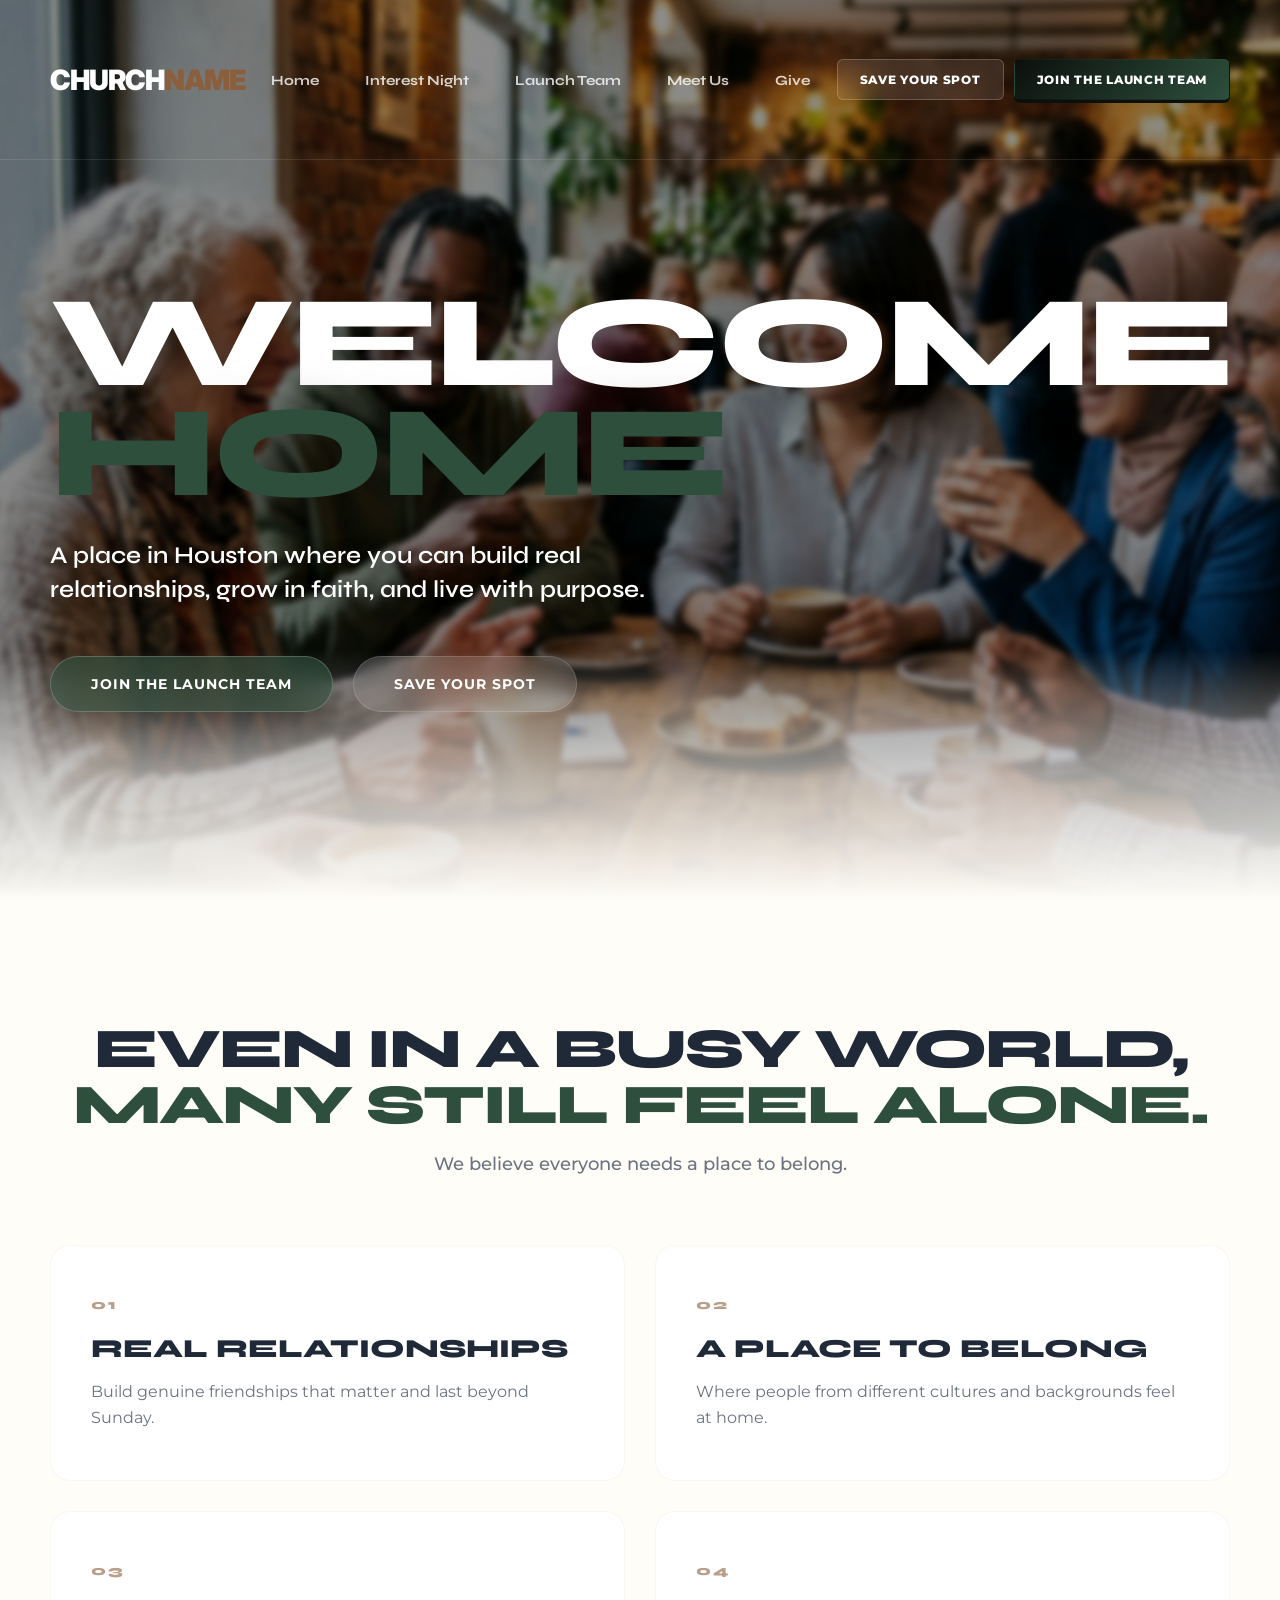
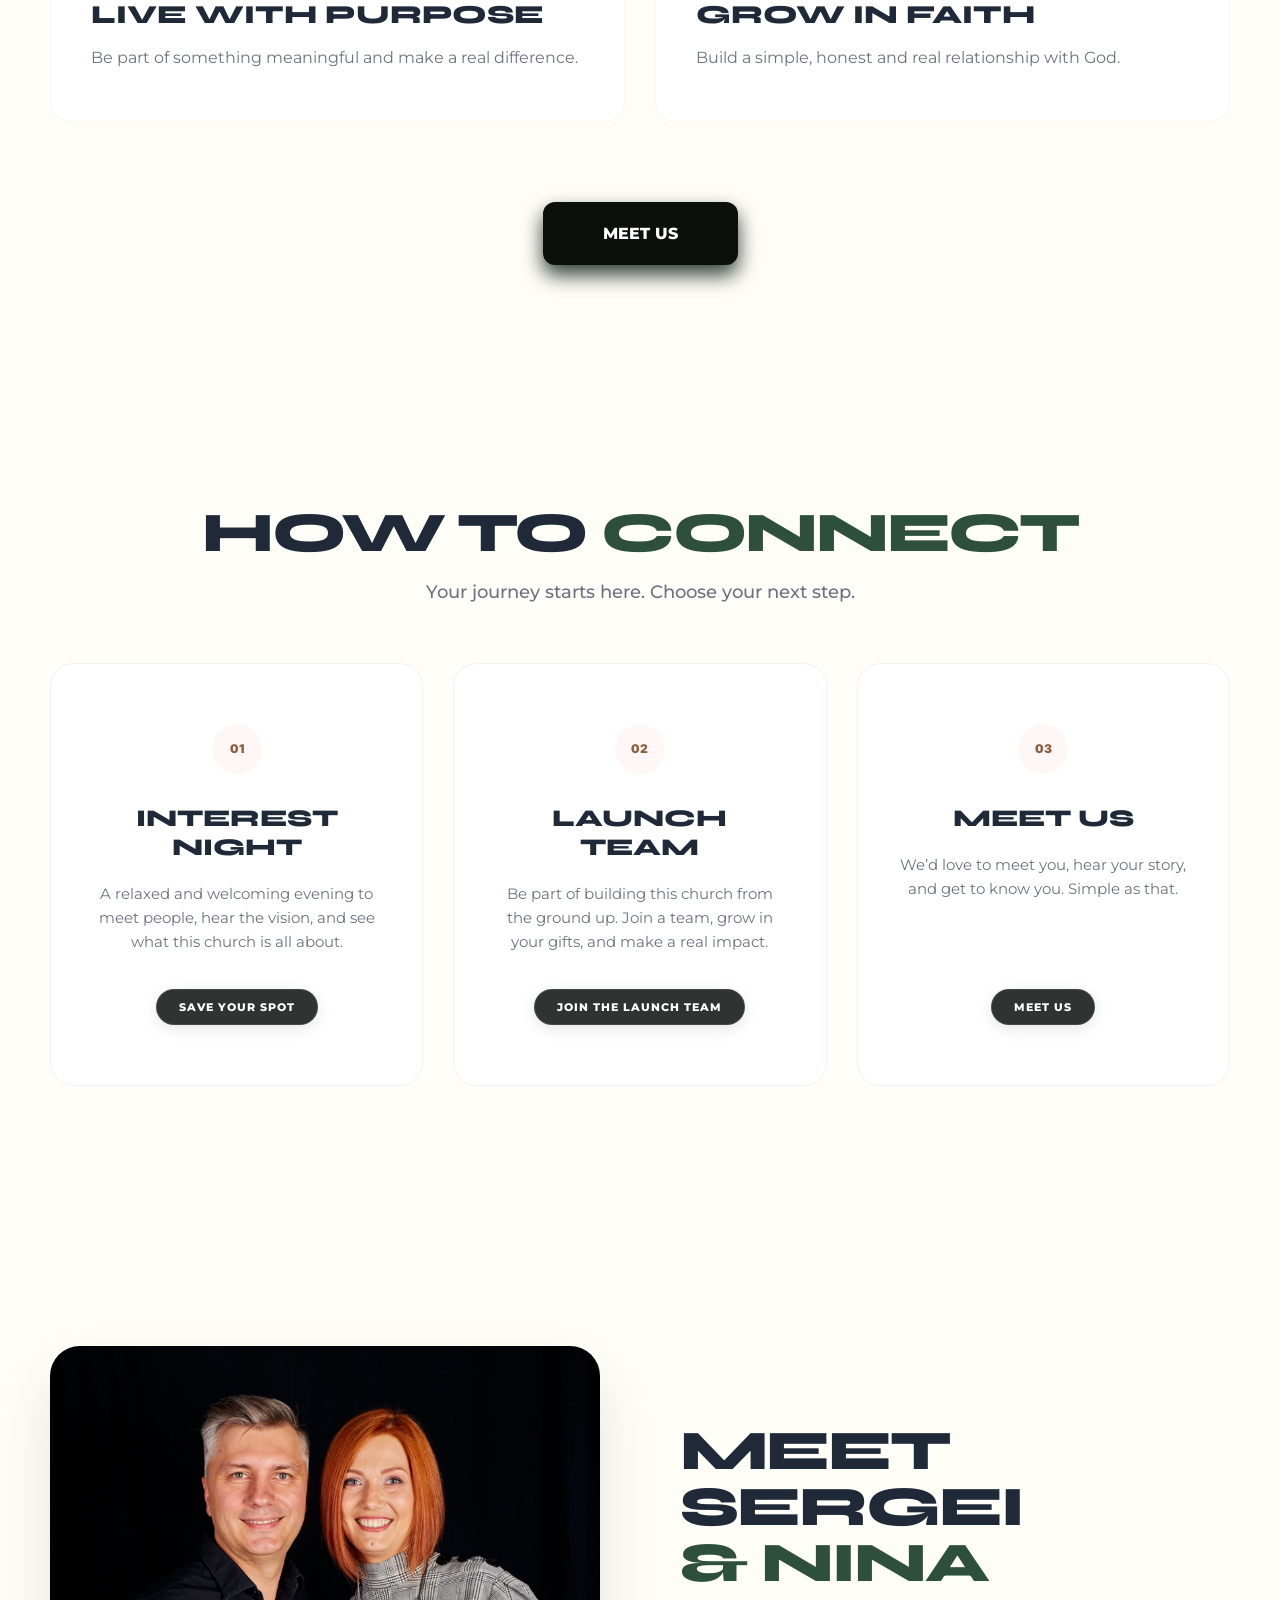
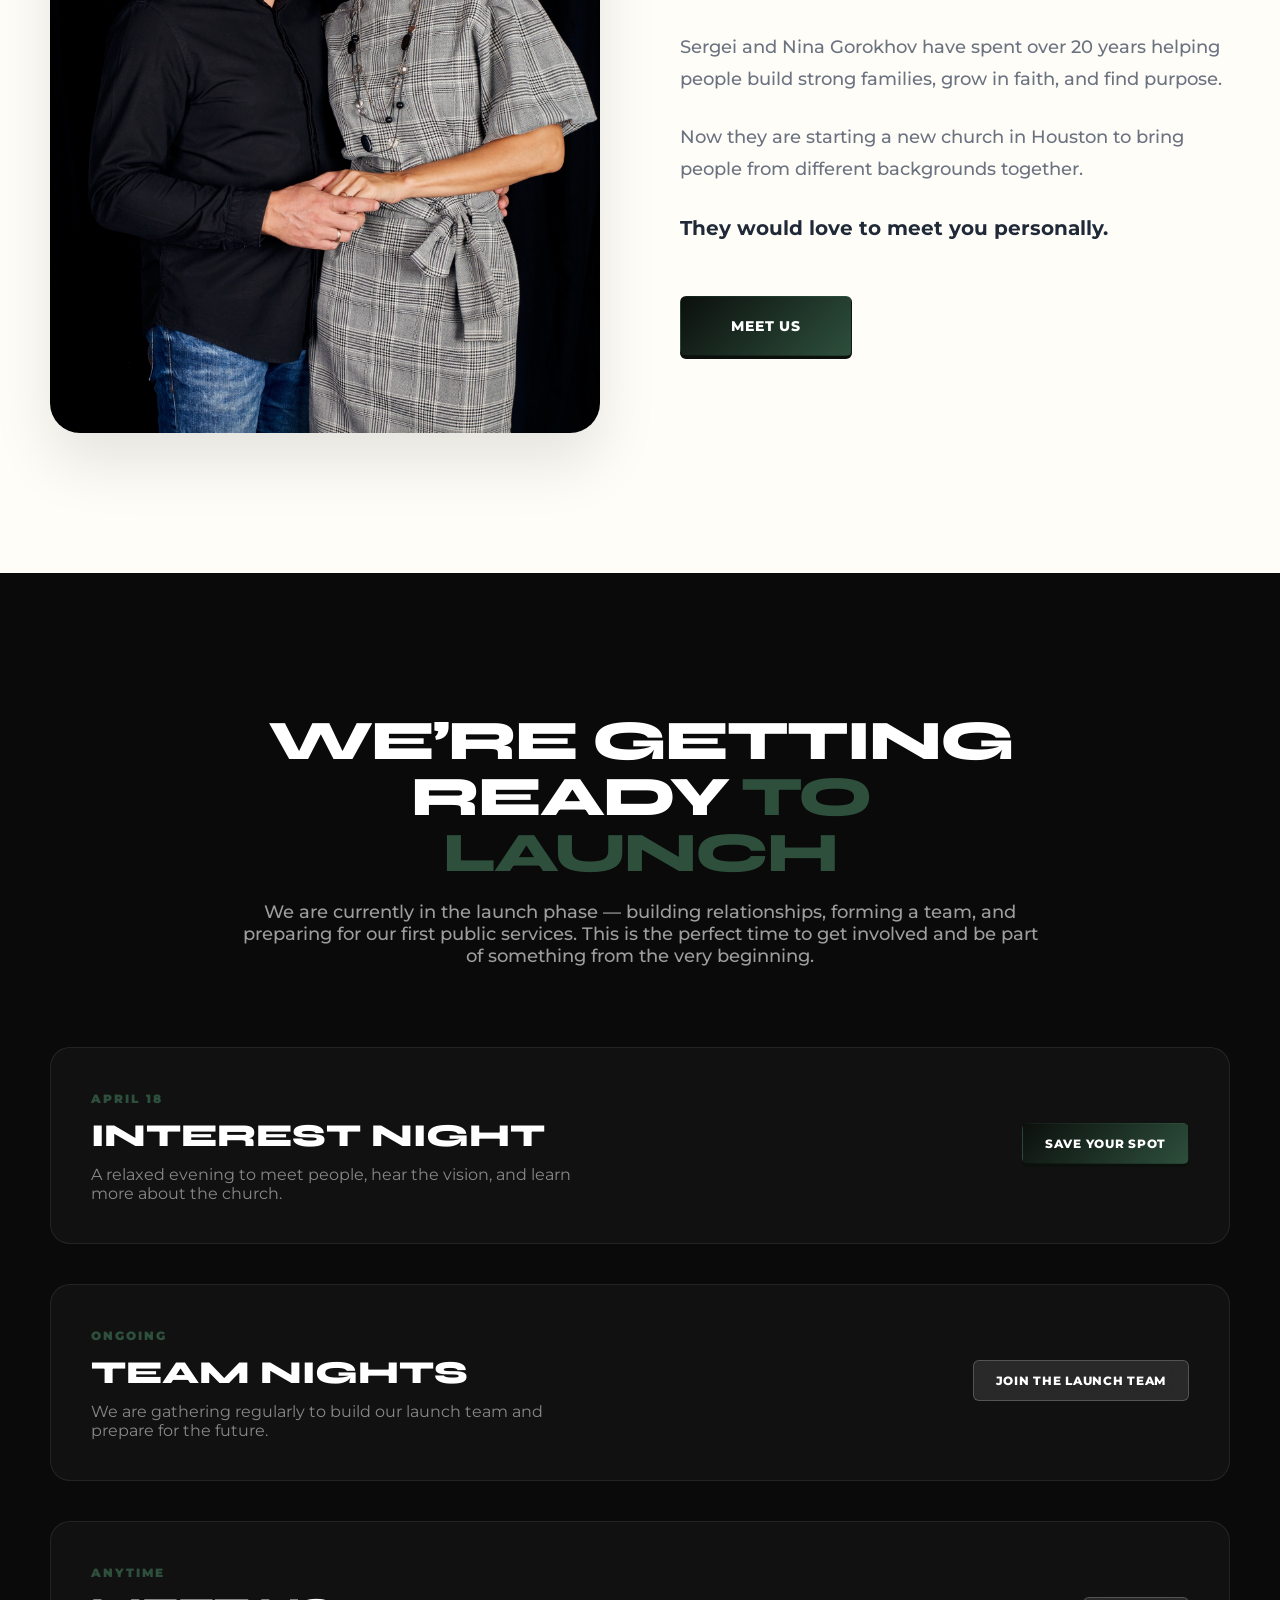
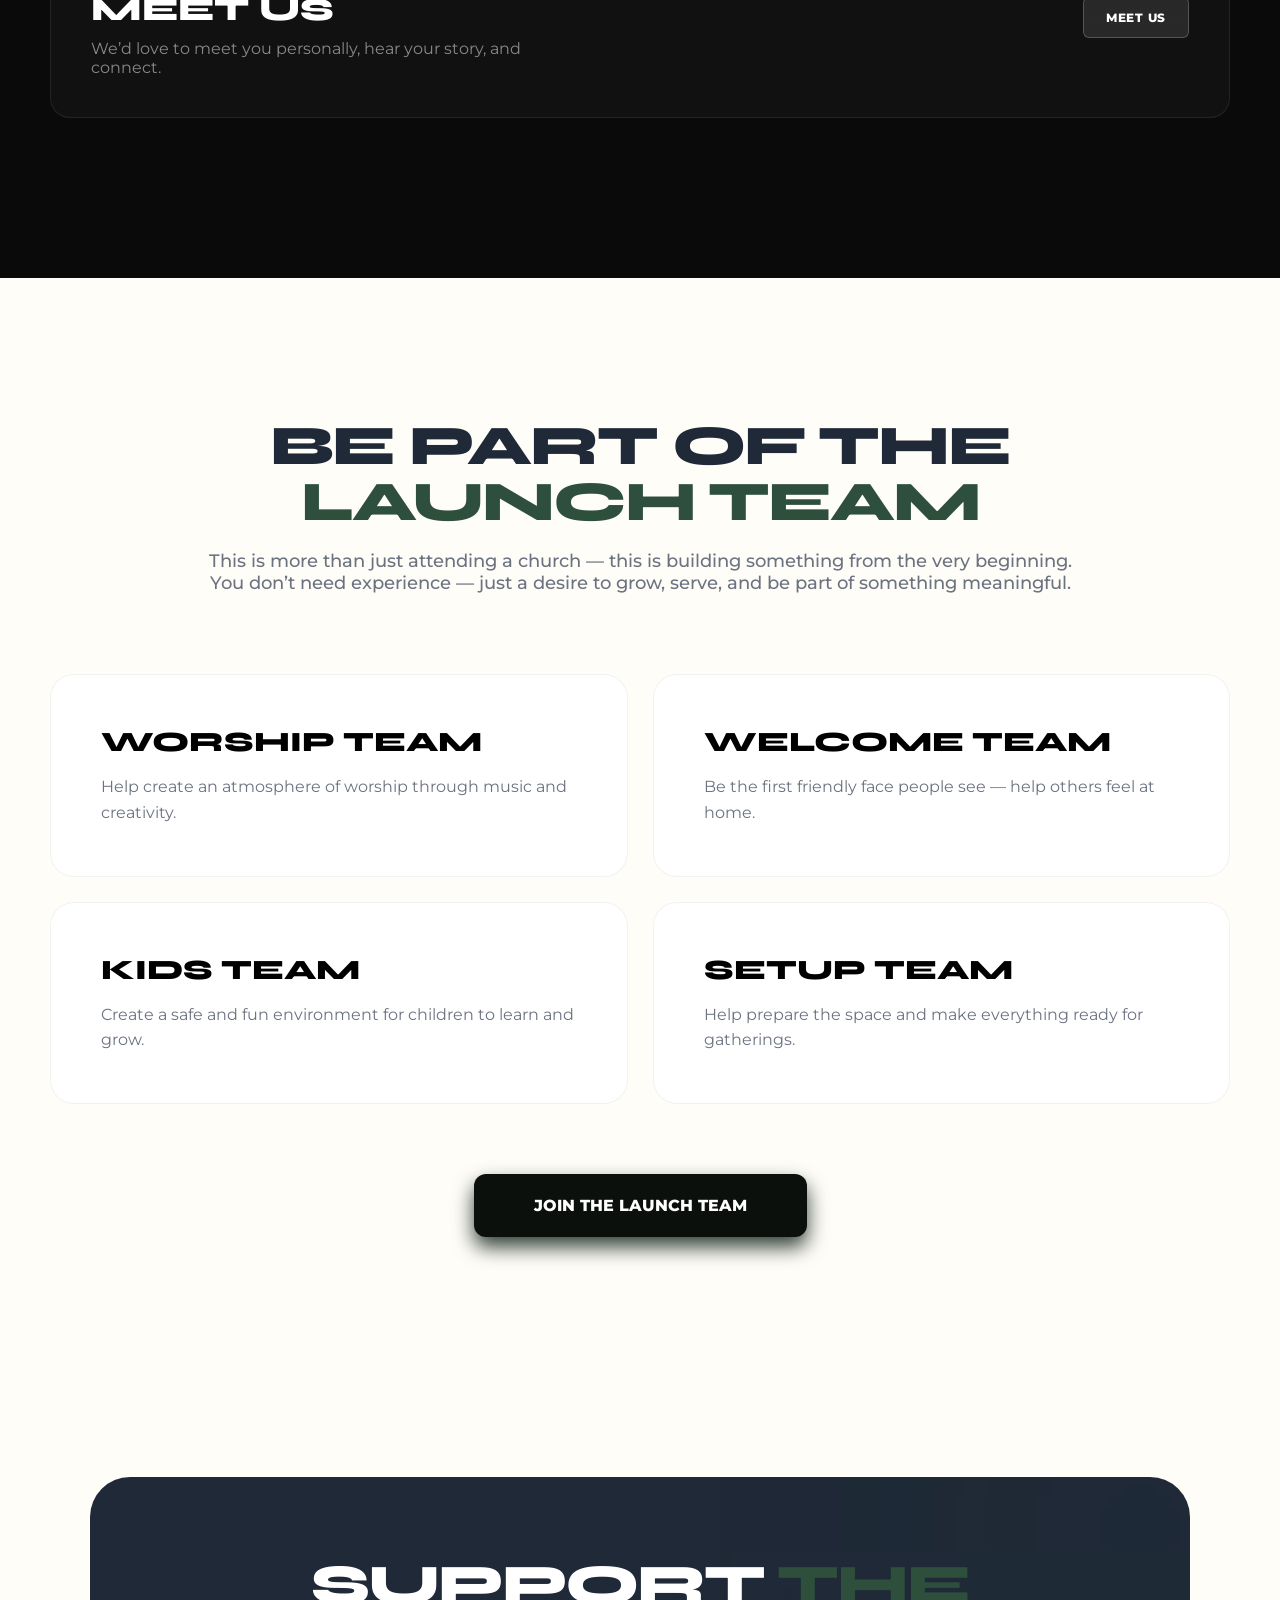
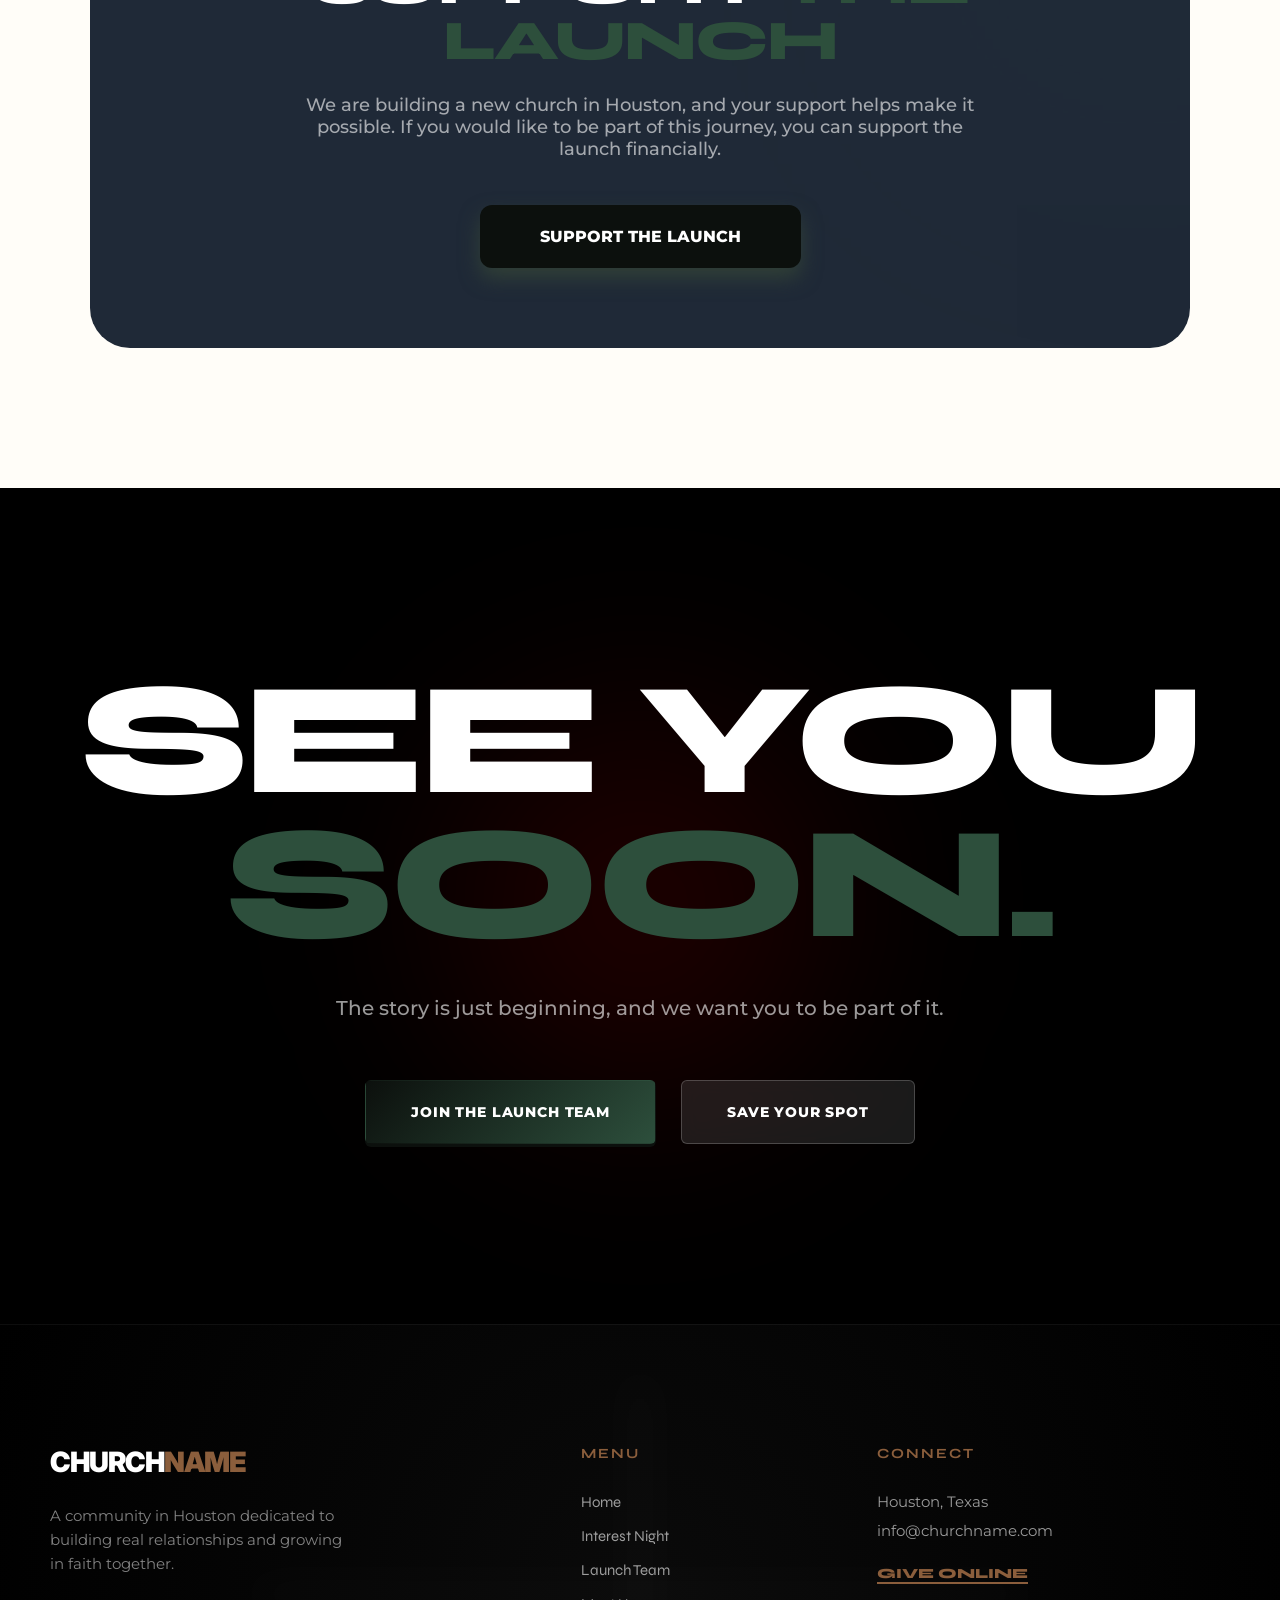
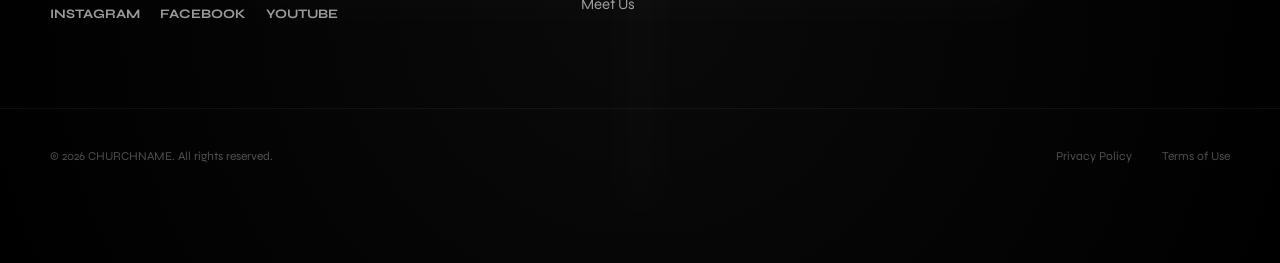
<file: index.html>
<!DOCTYPE html>
<html lang="en">
<head>
  <meta charset="UTF-8">
  <meta name="viewport" content="width=device-width, initial-scale=1.0">
  <link href="https://fonts.googleapis.com/css2?family=Inter:wght@900&family=Syne:wght@700;800&family=Montserrat:wght@800;900&display=swap" rel="stylesheet">
  <link rel="stylesheet" href="styles/styles.css">
  <title>Church Project</title>
</head>
<body>

<header class="header">
  <div class="container">
    <a href="#" class="logo">CHURCH<span class="logo-accent">NAME</span></a>

    <nav class="nav">
      <ul class="nav-list">
        <li><a href="#" class="nav-link">Home</a></li>
        <li><a href="interest-night.html" class="nav-link">Interest Night</a></li>
        <li><a href="launch-team.html" class="nav-link">Launch Team</a></li>
        <li><a href="meet-us.html" class="nav-link">Meet Us</a></li>
        <li><a href="give.html" class="nav-link">Give</a></li>
      </ul>
    </nav>


    <div class="menu-btn">
      <span></span>
      <span></span>
      <span></span>
    </div>

    <div class="header-actions">
      <a href="interest-night.html" class="btn btn-secondary shine-effect">Save Your Spot</a>
      <a href="launch-team.html" class="btn btn-primary shine-effect">Join the Launch Team</a>
    </div>
  </div>
</header>

<section class="hero">
  <div class="hero-bg">
    <img src="imgs/Gemini_Generated_Image_m9bz9rm9bz9rm9bz.png" alt="Church Community">
  </div>

  <div class="container hero-container">
    <div class="hero-content">
      <h1 class="hero-headline">Welcome <span>Home</span></h1>
      <p class="hero-subheadline">
        A place in Houston where you can build real relationships,
        grow in faith, and live with purpose.
      </p>

      <div class="hero-actions">
        <a href="launch-team.html" class="btn btn-primary shine-effect">Join the Launch Team</a>
        <a href="interest-night.html" class="btn btn-secondary shine-effect">Save Your Spot</a>
      </div>
    </div>
  </div>
</section>

<section class="belonging">
  <div class="container">

    <div class="belonging-intro">
      <h2 class="section-title">
        Even in a busy world, <br>
        <span>many still feel alone.</span>
      </h2>
      <p class="section-subtitle">We believe everyone needs a place to belong.</p>
    </div>

    <div class="belonging-grid">
      <div class="belonging-card">
        <span class="card-number">01</span>
        <h3 class="card-title">Real Relationships</h3>
        <p class="card-text">Build genuine friendships that matter and last beyond Sunday.</p>
        <div class="glow"></div>
      </div>

      <div class="belonging-card">
        <span class="card-number">02</span>
        <h3 class="card-title">A Place to Belong</h3>
        <p class="card-text">Where people from different cultures and backgrounds feel at home.</p>
        <div class="glow"></div>
      </div>

      <div class="belonging-card">
        <span class="card-number">03</span>
        <h3 class="card-title">Live with Purpose</h3>
        <p class="card-text">Be part of something meaningful and make a real difference.</p>
        <div class="glow"></div>
      </div>

      <div class="belonging-card">
        <span class="card-number">04</span>
        <h3 class="card-title">Grow in Faith</h3>
        <p class="card-text">Build a simple, honest and real relationship with God.</p>
        <div class="glow"></div>
      </div>
    </div>

    <div class="belonging-actions">
      <a href="meet-us.html" class="btn-final">Meet Us</a>
    </div>

  </div>
</section>

<section class="connect">
  <div class="container">

    <div class="connect-header">
      <h2 class="section-title">How to <span>Connect</span></h2>
      <p class="section-subtitle">Your journey starts here. Choose your next step.</p>
    </div>

    <div class="connect-grid">
      <div class="connect-card mouse-follow">
        <div class="card-icon">01</div>
        <h3 class="card-title">Interest Night</h3>
        <p class="card-text">A relaxed and welcoming evening to meet people, hear the vision, and see what this church is all about.</p>
        <a href="interest-night.html" class="connect-link">Save Your Spot</a>
        <div class="glow"></div>
      </div>

      <div class="connect-card mouse-follow">
        <div class="card-icon">02</div>
        <h3 class="card-title">Launch Team</h3>
        <p class="card-text">Be part of building this church from the ground up. Join a team, grow in your gifts, and make a real impact.</p>
        <a href="launch-team.html" class="connect-link">Join the Launch Team</a>
        <div class="glow"></div>
      </div>

      <div class="connect-card mouse-follow">
        <div class="card-icon">03</div>
        <h3 class="card-title">Meet Us</h3>
        <p class="card-text">We’d love to meet you, hear your story, and get to know you. Simple as that.</p>
        <a href="meet-us.html" class="connect-link">Meet Us</a>
        <div class="glow"></div>
      </div>
    </div>

  </div>
</section>

<section class="founders">
  <div class="container stack-row">

    <div class="founders-image">
      <div class="image-wrapper">
        <img src="imgs/UkGqHmO6ECFnUOw9hvpuGNjj05MsWKMGu8eOQKmPkgVOdvjZWQq3nxaERjEoBV52k__RDLZJ.jpg" alt="Sergei and Nina">
        <div class="image-overlay"></div>
      </div>
    </div>

    <div class="founders-content">
      <h2 class="section-title">Meet Sergei <br> <span>& Nina</span></h2>

      <div class="founders-text">
        <p>Sergei and Nina Gorokhov have spent over 20 years helping people build strong families, grow in faith, and find purpose.</p>
        <p>Now they are starting a new church in Houston to bring people from different backgrounds together.</p>
        <p class="highlight">They would love to meet you personally.</p>
      </div>

      <div class="founders-actions">
        <a href="meet-us.html" class="btn btn-primary shine-effect">Meet Us</a>
      </div>
    </div>

  </div>
</section>

<section class="current-phase">
  <div class="container stack">

    <div class="phase-intro">
      <h2 class="section-title">We’re Getting Ready <span>to Launch</span></h2>
      <p class="section-subtitle">
        We are currently in the launch phase — building relationships, forming a team, and preparing for our first public services.
        This is the perfect time to get involved and be part of something from the very beginning.
      </p>
    </div>

    <div class="activities-list">

      <div class="activity-item mouse-follow">
        <div class="activity-info">
          <span class="activity-date">April 18</span>
          <h3 class="activity-name">Interest Night</h3>
          <p class="activity-desc">A relaxed evening to meet people, hear the vision, and learn more about the church.</p>
        </div>
        <div class="activity-cta">
          <a href="interest-night.html" class="btn btn-primary">Save Your Spot</a>
        </div>
      </div>

      <div class="activity-item mouse-follow">
        <div class="activity-info">
          <span class="activity-date">Ongoing</span>
          <h3 class="activity-name">Team Nights</h3>
          <p class="activity-desc">We are gathering regularly to build our launch team and prepare for the future.</p>
        </div>
        <div class="activity-cta">
          <a href="launch-team.html" class="btn btn-secondary">Join the Launch Team</a>
        </div>
      </div>

      <div class="activity-item mouse-follow">
        <div class="activity-info">
          <span class="activity-date">Anytime</span>
          <h3 class="activity-name">Meet Us</h3>
          <p class="activity-desc">We’d love to meet you personally, hear your story, and connect.</p>
        </div>
        <div class="activity-cta">
          <a href="meet-us.html" class="btn btn-secondary">Meet Us</a>
        </div>
      </div>

    </div>
  </div>
</section>

<section class="launch-team">
  <div class="container stack">

    <div class="launch-intro">
      <h2 class="section-title">Be Part of the <span>Launch Team</span></h2>
      <p class="section-subtitle">
        This is more than just attending a church — this is building something from the very beginning.
        You don’t need experience — just a desire to grow, serve, and be part of something meaningful.
      </p>
    </div>

    <div class="teams-grid">

      <div class="team-card mouse-follow">
        <h3 class="team-name">Worship Team</h3>
        <p class="team-desc">Help create an atmosphere of worship through music and creativity.</p>
      </div>

      <div class="team-card mouse-follow">
        <h3 class="team-name">Welcome Team</h3>
        <p class="team-desc">Be the first friendly face people see — help others feel at home.</p>
      </div>

      <div class="team-card mouse-follow">
        <h3 class="team-name">Kids Team</h3>
        <p class="team-desc">Create a safe and fun environment for children to learn and grow.</p>
      </div>

      <div class="team-card mouse-follow">
        <h3 class="team-name">Setup Team</h3>
        <p class="team-desc">Help prepare the space and make everything ready for gatherings.</p>
      </div>

    </div>

    <div class="launch-actions">
      <a href="launch-team.html" class="btn-final shine-effect">Join the Launch Team</a>
    </div>

  </div>
</section>

<section class="support">
  <div class="container stack">

    <div class="support-card mouse-follow">
      <div class="support-content">
        <h2 class="section-title">Support <span>the Launch</span></h2>
        <p class="section-subtitle">
          We are building a new church in Houston, and your support helps make it possible.
          If you would like to be part of this journey, you can support the launch financially.
        </p>

        <div class="support-actions">
          <a href="give.html" class="btn-final shine-effect">Support the Launch</a>
        </div>
      </div>

      <div class="support-decor"></div>
    </div>

  </div>
</section>

<section class="final-cta">
  <div class="container stack">

    <div class="final-content">
      <h2 class="final-title">See You <span>Soon.</span></h2>
      <p class="final-subtitle">The story is just beginning, and we want you to be part of it.</p>

      <div class="final-actions">
        <a href="launch-team.html" class="btn btn-primary shine-effect">Join the Launch Team</a>
        <a href="interest-night.html" class="btn btn-secondary shine-effect">Save Your Spot</a>
      </div>
    </div>

  </div>
</section>

<footer class="footer">
  <div class="container footer-grid">

    <div class="footer-brand">
      <a href="/" class="logo">CHURCH<span class="logo-accent">NAME</span></a>
      <p class="footer-about">A community in Houston dedicated to building real relationships and growing in faith together.</p>
      <div class="footer-socials">
        <a href="#" class="social-link">Instagram</a>
        <a href="#" class="social-link">Facebook</a>
        <a href="#" class="social-link">YouTube</a>
      </div>
    </div>

    <div class="footer-nav">
      <h4 class="footer-title">Menu</h4>
      <ul class="footer-list">
        <li><a href="#">Home</a></li>
        <li><a href="interest-night.html">Interest Night</a></li>
        <li><a href="launch-team.html">Launch Team</a></li>
        <li><a href="meet-us.html">Meet Us</a></li>
      </ul>
    </div>

    <div class="footer-contact">
      <h4 class="footer-title">Connect</h4>
      <p class="footer-info">Houston, Texas</p>
      <p class="footer-info">info@churchname.com</p>
      <a href="give.html" class="footer-give-link">Give Online</a>
    </div>

  </div>

  <div class="footer-bottom">
    <div class="container">
      <p class="legal-text">© 2026 CHURCHNAME. All rights reserved.</p>
      <div class="legal-links">
        <a href="#">Privacy Policy</a>
        <a href="#">Terms of Use</a>
      </div>
    </div>
  </div>
</footer>


<script>
  // Находим все карточки с фонариком
  const cards = document.querySelectorAll('.belonging-card');

  cards.forEach(card => {
    // Слушаем движение мыши над карточкой
    card.addEventListener('mousemove', e => {
      // Получаем координаты карточки относительно окна
      const rect = card.getBoundingClientRect();

      // Вычисляем позицию курсора внутри карточки
      const x = e.clientX - rect.left;
      const y = e.clientY - rect.top;

      // Передаем координаты в CSS переменные --x и --y
      card.style.setProperty('--x', `${x}px`);
      card.style.setProperty('--y', `${y}px`);
    });
  });

  document.addEventListener('mousemove', e => {
    const targets = document.querySelectorAll('.nav-link, .belonging-card, .connect-card, .team-card, .activity-item, .support-card, .form-container');
    targets.forEach(target => {
      const rect = target.getBoundingClientRect();
      const x = e.clientX - rect.left;
      const y = e.clientY - rect.top;
      target.style.setProperty('--x', `${x}px`);
      target.style.setProperty('--y', `${y}px`);
    });
  });
</script>
<script src="scripts.js"></script>



</body>
</html>
</file>
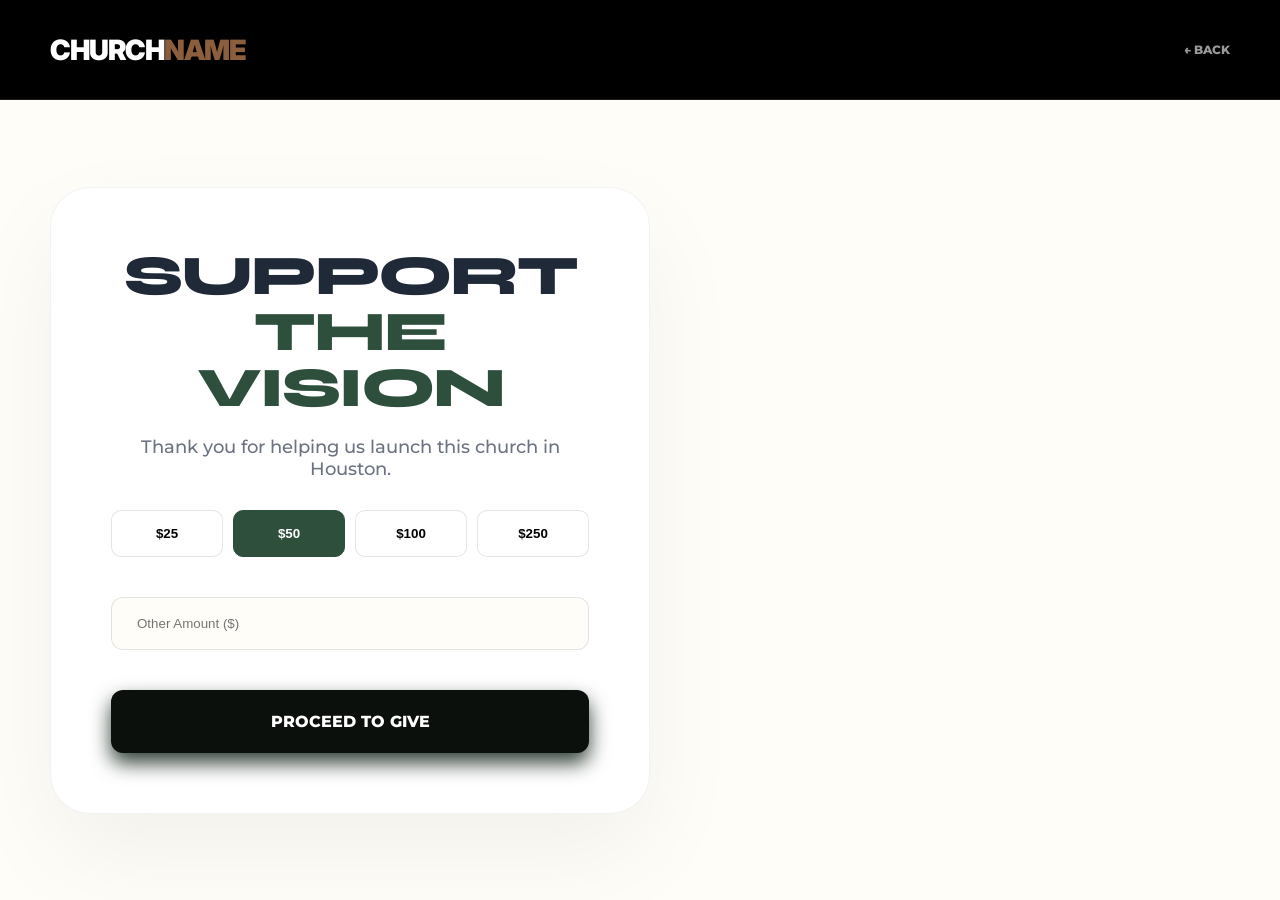
<file: give.html>
<!DOCTYPE html>
<html lang="en">
<head>
  <meta charset="UTF-8">
  <meta name="viewport" content="width=device-width, initial-scale=1.0">
  <link href="https://fonts.googleapis.com/css2?family=Inter:wght@900&family=Syne:wght@800&family=Montserrat:wght@500;800&display=swap" rel="stylesheet">
  <link rel="stylesheet" href="styles/styles.css">
  <title>Give | Church Name</title>
</head>
<body class="internal-page">
<header class="header internal-header">
  <div class="container">
    <a href="index.html" class="logo">CHURCH<span class="logo-accent">NAME</span></a>
    <a href="index.html" class="back-link">← Back</a>
  </div>
</header>

<main class="internal-main">
  <div class="container stack">
    <div class="form-container mouse-follow">
      <h1 class="section-title">Support <span>the Vision</span></h1>
      <p class="section-subtitle">Thank you for helping us launch this church in Houston.</p>

      <div class="give-options">
        <button class="give-btn">$25</button>
        <button class="give-btn active">$50</button>
        <button class="give-btn">$100</button>
        <button class="give-btn">$250</button>
      </div>

      <form class="action-form">
        <input type="number" placeholder="Other Amount ($)">
        <button type="submit" class="btn-final shine-effect">Proceed to Give</button>
      </form>
    </div>
  </div>
</main>
</body>
<script src="scripts.js"></script>
</html>
</file>
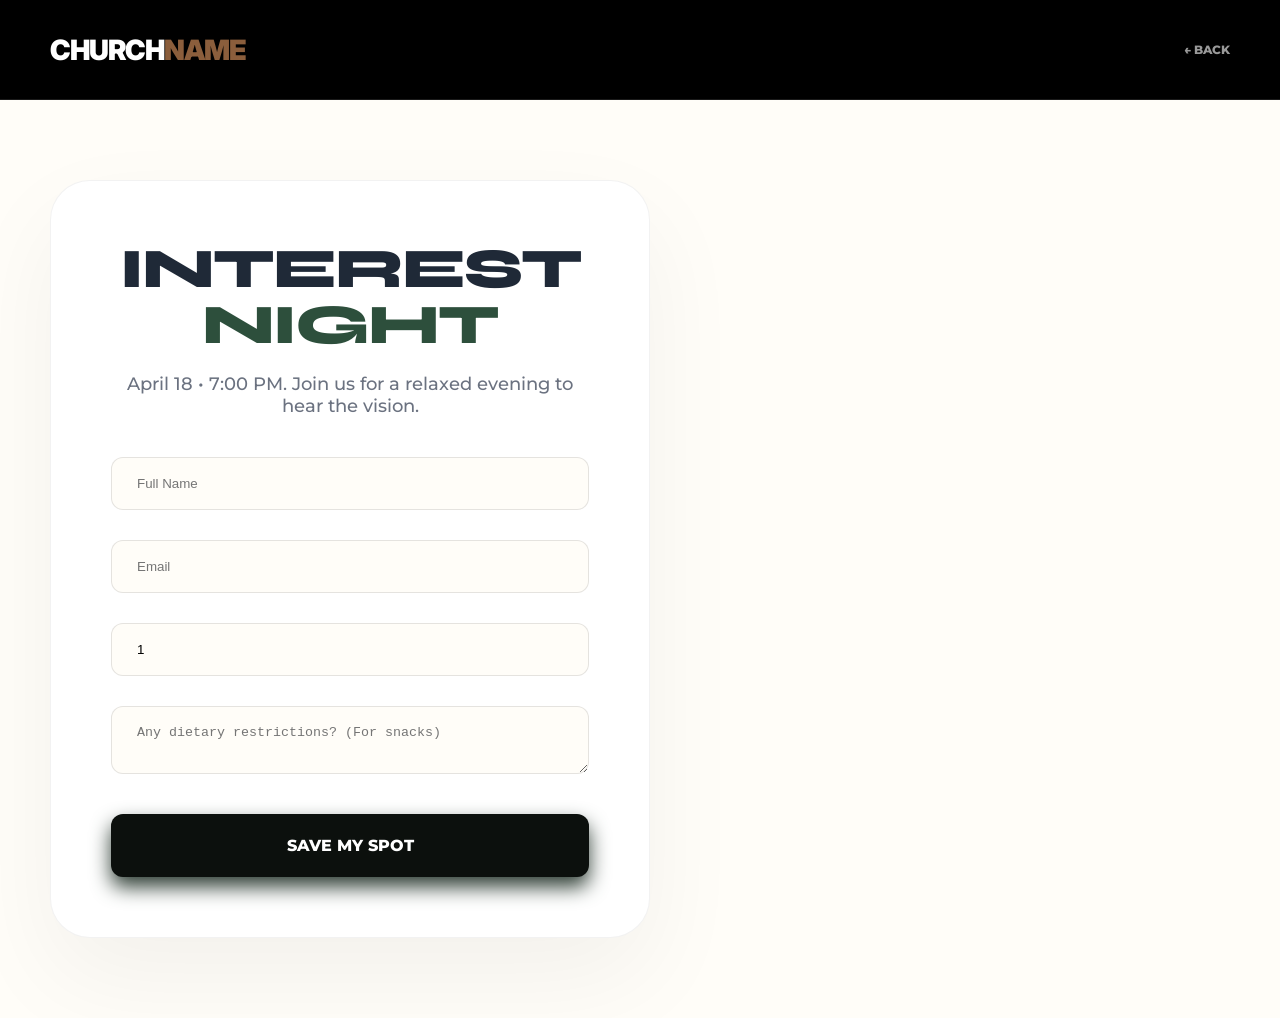
<file: interest-night.html>
<!DOCTYPE html>
<html lang="en">
<head>
  <meta charset="UTF-8">
  <meta name="viewport" content="width=device-width, initial-scale=1.0">
  <link href="https://fonts.googleapis.com/css2?family=Inter:wght@900&family=Syne:wght@800&family=Montserrat:wght@500;800&display=swap" rel="stylesheet">
  <link rel="stylesheet" href="styles/styles.css">
  <title>Interest Night | Church Name</title>
</head>
<body class="internal-page">
<header class="header internal-header">
  <div class="container">
    <a href="index.html" class="logo">CHURCH<span class="logo-accent">NAME</span></a>
    <a href="index.html" class="back-link">← Back</a>
  </div>
</header>

<main class="internal-main">
  <div class="container stack">
    <div class="form-container mouse-follow">
      <h1 class="section-title">Interest <span>Night</span></h1>
      <p class="section-subtitle">April 18 • 7:00 PM. Join us for a relaxed evening to hear the vision.</p>

      <form class="action-form">
        <input type="text" placeholder="Full Name" required>
        <input type="email" placeholder="Email" required>
        <input type="number" placeholder="How many people are coming?" min="1" value="1">
        <textarea placeholder="Any dietary restrictions? (For snacks)"></textarea>
        <button type="submit" class="btn-final shine-effect">Save My Spot</button>
      </form>
    </div>
  </div>
</main>
</body>
<script src="scripts.js"></script>
</html>
</file>
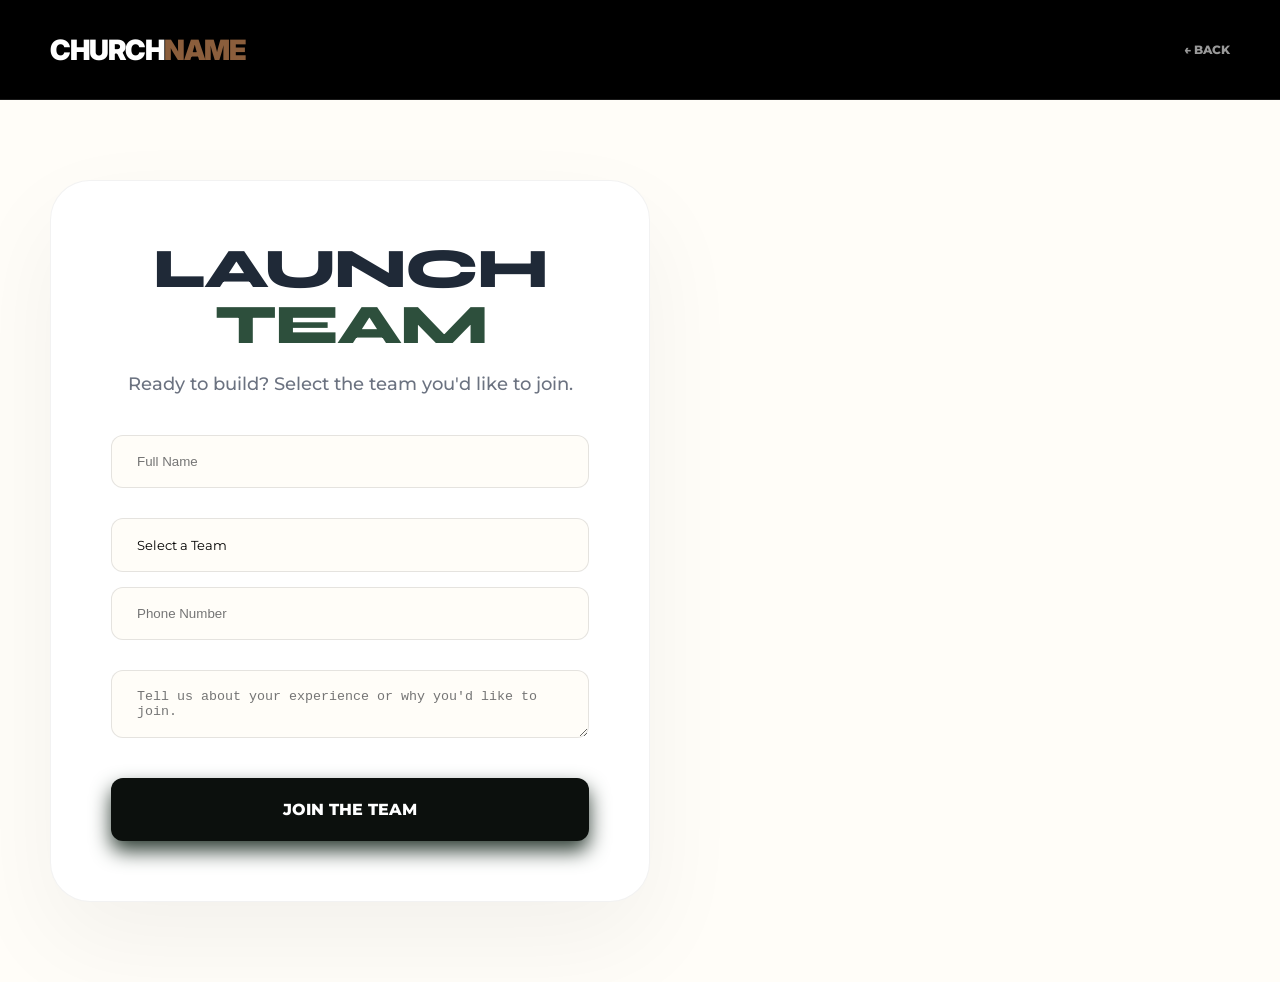
<file: launch-team.html>
<!DOCTYPE html>
<html lang="en">
<head>
  <meta charset="UTF-8">
  <meta name="viewport" content="width=device-width, initial-scale=1.0">
  <link href="https://fonts.googleapis.com/css2?family=Inter:wght@900&family=Syne:wght@800&family=Montserrat:wght@500;800&display=swap" rel="stylesheet">
  <link rel="stylesheet" href="styles/styles.css">
  <title>Join the Team | Church Name</title>
</head>
<body class="internal-page">
<header class="header internal-header">
  <div class="container">
    <a href="index.html" class="logo">CHURCH<span class="logo-accent">NAME</span></a>
    <a href="index.html" class="back-link">← Back</a>
  </div>
</header>

<main class="internal-main">
  <div class="container stack">
    <div class="form-container mouse-follow">
      <h1 class="section-title">Launch <span>Team</span></h1>
      <p class="section-subtitle">Ready to build? Select the team you'd like to join.</p>

      <form class="action-form">
        <input type="text" placeholder="Full Name" required>
        <select class="custom-select" required>
          <option value="" disabled selected>Select a Team</option>
          <option value="worship">Worship Team</option>
          <option value="welcome">Welcome Team</option>
          <option value="kids">Kids Team</option>
          <option value="setup">Setup Team</option>
        </select>
        <input type="tel" placeholder="Phone Number">
        <textarea placeholder="Tell us about your experience or why you'd like to join."></textarea>
        <button type="submit" class="btn-final shine-effect">Join the Team</button>
      </form>
    </div>
  </div>
</main>
</body>

<script src="scripts.js"></script>
</html>
</file>
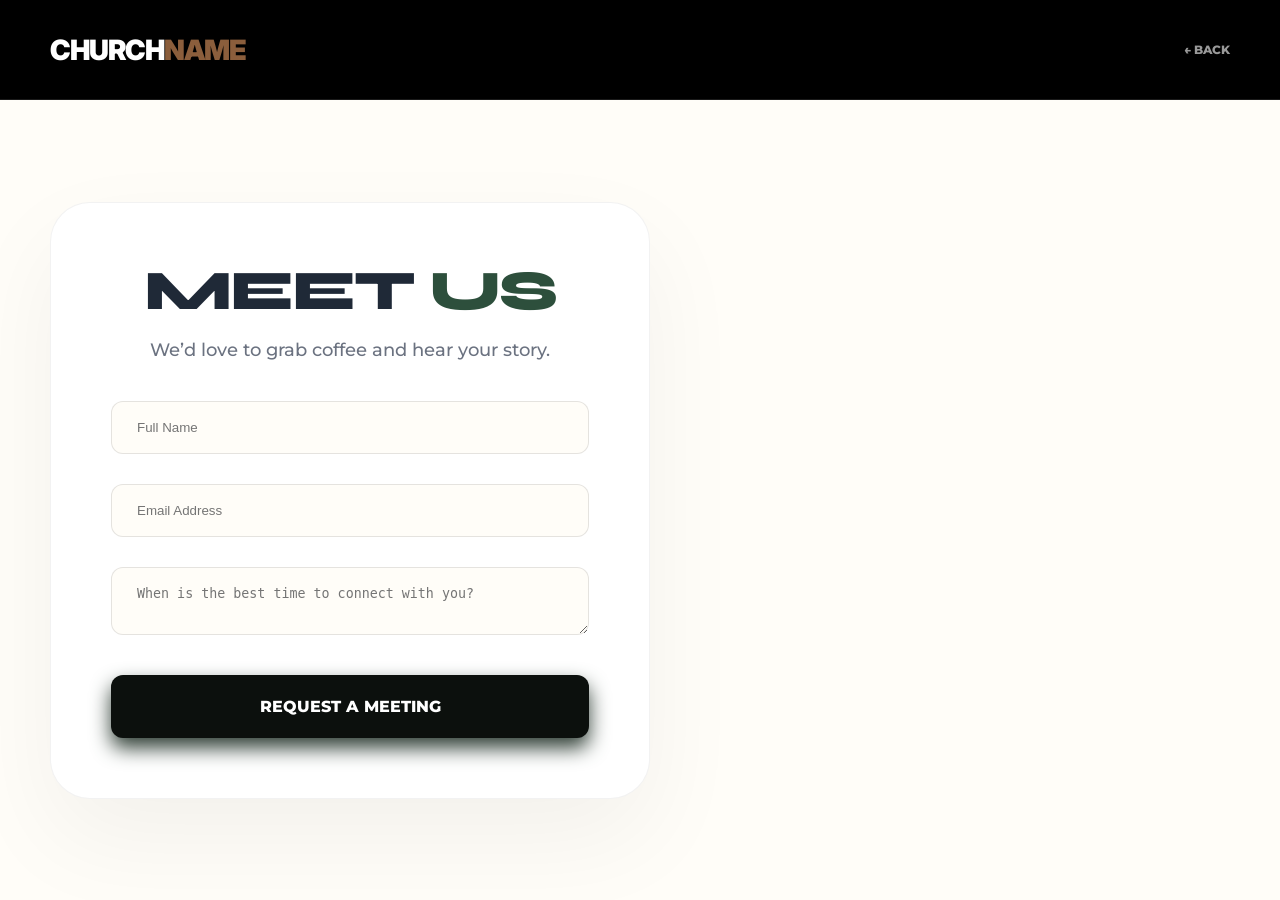
<file: meet-us.html>
<!DOCTYPE html>
<html lang="en">
<head>
  <meta charset="UTF-8">
  <meta name="viewport" content="width=device-width, initial-scale=1.0">
  <link href="https://fonts.googleapis.com/css2?family=Inter:wght@900&family=Syne:wght@800&family=Montserrat:wght@500;800&display=swap" rel="stylesheet">
  <link rel="stylesheet" href="styles/styles.css">
  <title>Meet Us | Church Name</title>
</head>
<body class="internal-page">
<header class="header internal-header">
  <div class="container">
    <a href="index.html" class="logo">CHURCH<span class="logo-accent">NAME</span></a>
    <a href="index.html" class="back-link">← Back</a>
  </div>
</header>

<main class="internal-main">
  <div class="container stack">
    <div class="form-container mouse-follow">
      <h1 class="section-title">Meet <span>Us</span></h1>
      <p class="section-subtitle">We’d love to grab coffee and hear your story.</p>

      <form class="action-form">
        <input type="text" placeholder="Full Name" required>
        <input type="email" placeholder="Email Address" required>
        <textarea placeholder="When is the best time to connect with you?"></textarea>
        <button type="submit" class="btn-final shine-effect">Request a Meeting</button>
      </form>
    </div>
  </div>
</main>
</body>

<script src="scripts.js"></script>
</html>
</file>
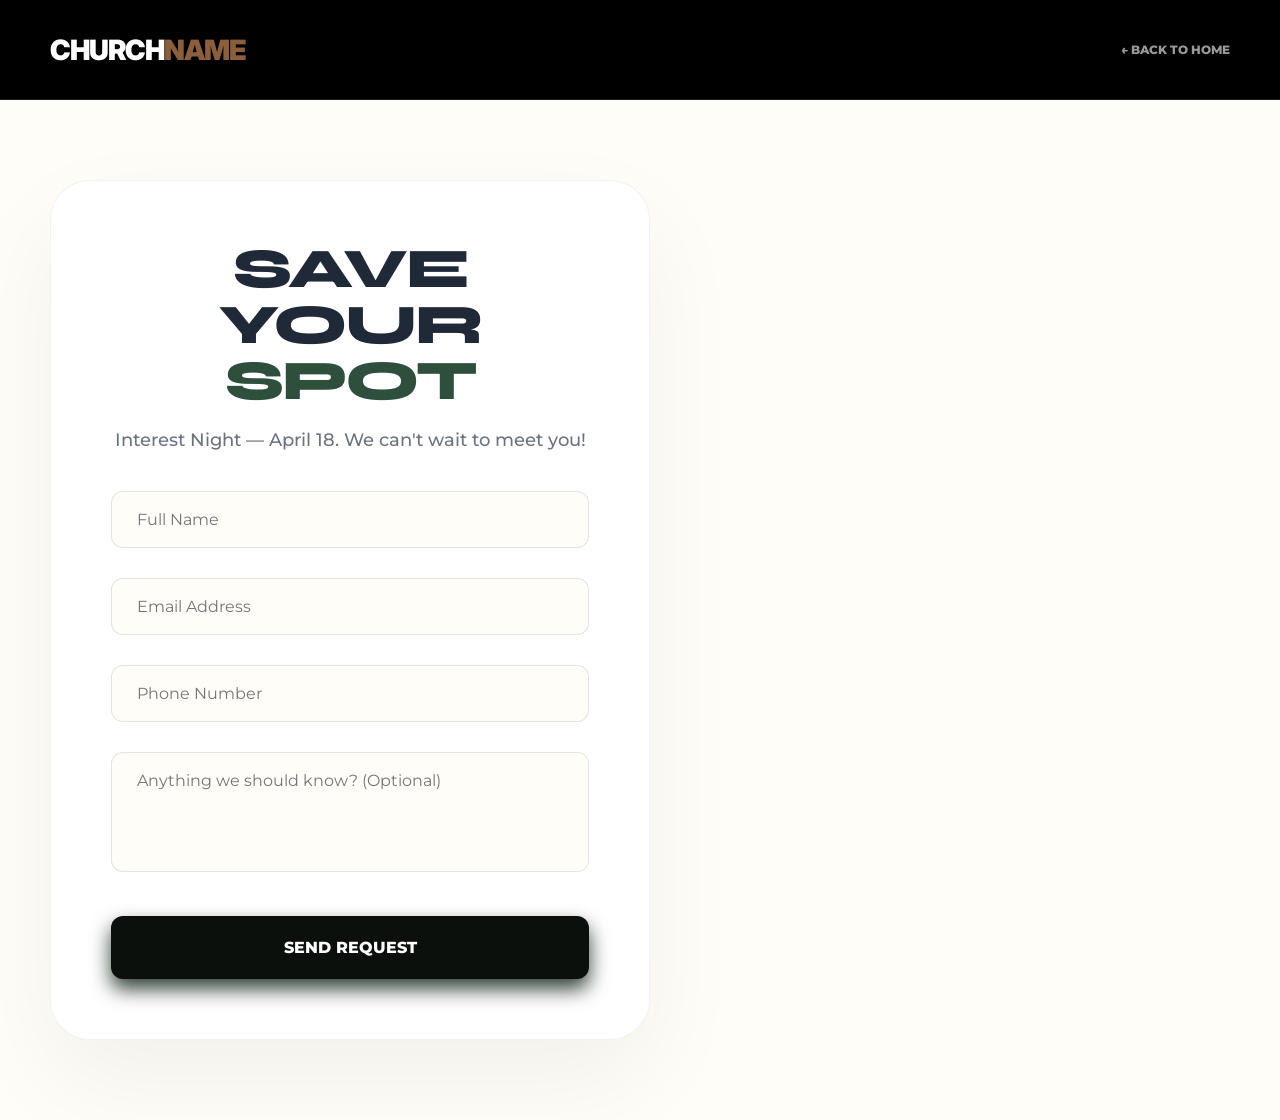
<file: registration.html>
<!DOCTYPE html>
<html lang="en">
<head>
  <meta charset="UTF-8">
  <meta name="viewport" content="width=device-width, initial-scale=1.0">
  <link href="https://fonts.googleapis.com/css2?family=Inter:wght@900&family=Syne:wght@800&family=Montserrat:wght@500;800&display=swap" rel="stylesheet">
  <link rel="stylesheet" href="styles/styles.css"> <title>Connect | Church Name</title>
</head>
<body class="internal-page">

<header class="header internal-header">
  <div class="container">
    <a href="index.html" class="logo">CHURCH<span class="logo-accent">NAME</span></a>
    <a href="index.html" class="back-link">← Back to Home</a>
  </div>
</header>

<main class="internal-main">
  <div class="container stack">
    <div class="form-container mouse-follow">
      <h1 class="section-title">Save Your <span>Spot</span></h1>
      <p class="section-subtitle">Interest Night — April 18. We can't wait to meet you!</p>

      <form class="action-form">
        <div class="input-group">
          <input type="text" placeholder="Full Name" required>
        </div>
        <div class="input-group">
          <input type="email" placeholder="Email Address" required>
        </div>
        <div class="input-group">
          <input type="tel" placeholder="Phone Number">
        </div>

        <div class="input-group">
          <textarea placeholder="Anything we should know? (Optional)"></textarea>
        </div>

        <button type="submit" class="btn-final shine-effect">Send Request</button>
      </form>
    </div>
  </div>
</main>

<script src="scripts.js"></script>

</body>
</html>
</file>
<file: styles/styles.css>
/* ============================================================
   ROOT & VARIABLES
   ============================================================ */
:root {
  --primary-green: #2D4F3C;
  --accent-blue: #8B5E3C;
  --soft-blue-glow: rgba(0, 85, 255, 0.1);
  --soft-green: rgba(45, 79, 60, 0.1);
  --text-dark: #1F2937;
  --text-white: #ffffff;
  --text-gray: #6B7280;
  --bg-milk: #FFFDF8;
  --transition: all 0.4s cubic-bezier(0.23, 1, 0.32, 1);
  --font-accent: 'Syne', sans-serif;
  --font-logo: 'Inter', sans-serif;
  --font-btn: 'Montserrat', sans-serif;
  --x: 50%; --y: 50%;
}
/* ============================================================
   RESET & BODY
   ============================================================ */
* { margin: 0; padding: 0; box-sizing: border-box; -webkit-font-smoothing: antialiased; }
body { font-family: var(--font-accent), sans-serif; background-color: #000; overflow-x: hidden; }
.container { width: 100%; max-width: 1440px; margin: 0 auto; padding: 0 50px; display: flex; justify-content: space-between; align-items: center; }
/* ============================================================
   HEADER & NAVIGATION
   ============================================================ */
.header { position: fixed; top: 0; left: 0; width: 100%; height: 160px; display: flex; align-items: center; z-index: 1000; background-color: transparent; border-bottom: 1px solid rgba(255, 255, 255, 0.1); transition: all 0.5s cubic-bezier(0.23, 1, 0.32, 1); }
.header.sticky { height: 80px; background-color: rgba(0, 0, 0, 0.9); backdrop-filter: blur(10px); border-bottom: 1px solid rgba(255, 255, 255, 0.05); }
.header.sticky .logo { font-size: 22px; }
.logo { font-family: var(--font-logo), sans-serif; font-size: 28px; font-weight: 900; text-decoration: none; color: var(--text-white); text-transform: uppercase; letter-spacing: -0.05em; transition: var(--transition); display: inline-block; }
.logo-accent { color: var(--accent-blue); }
.logo:hover { transform: skewX(-5deg); color: var(--primary-green); }
.nav-list { display: flex; list-style: none; gap: 8px; }
.nav-link { position: relative; text-decoration: none; color: rgba(255, 255, 255, 0.8); font-size: 14px; font-weight: 700; padding: 10px 18px; border-radius: 10px; transition: var(--transition); border: 1px solid transparent; overflow: hidden; }
.nav-link:hover { color: var(--text-white); border-color: var(--primary-green); background: rgba(45, 79, 60, 0.2); transform: translateY(-2px); }
.nav-link::before { content: ''; position: absolute; left: var(--x); top: var(--y); width: 60px; height: 60px; background: radial-gradient(circle, rgba(45, 79, 60, 0.4) 0%, transparent 70%); transform: translate(-50%, -50%); opacity: 0; transition: opacity 0.3s; pointer-events: none; }
.nav-link:hover::before { opacity: 1; }
/* ============================================================
   BUTTONS (UNIVERSAL)
   ============================================================ */
.btn { font-family: var(--font-btn), sans-serif; padding: 14px 28px; border-radius: 50px; font-size: 12px; font-weight: 800; text-decoration: none; text-transform: uppercase; transition: var(--transition); letter-spacing: 0.05em; display: inline-block; text-align: center; position: relative; overflow: hidden; border: 1px solid transparent; }
.btn:hover { letter-spacing: 0.1em; transform: translateY(-2px); }
.btn::after { content: ''; position: absolute; top: 0; left: -150%; width: 50%; height: 100%; background: linear-gradient(to right, transparent, rgba(255,255,255,0.3), transparent); transform: skewX(-25deg); transition: 0.75s; }
.btn:hover::after { left: 150%; }
.btn-primary { background: linear-gradient(135deg, #0C100D 0%, #2D4F3C 100%); color: #fff; box-shadow: 0 4px 15px rgba(0,0,0,0.3); }
.btn-secondary { background: rgba(255,255,255,0.1); color: #fff; backdrop-filter: blur(10px); border-color: rgba(255,255,255,0.2); }
.btn-secondary:hover { background: #fff; color: var(--text-dark); }
/* ============================================================
   HERO
   ============================================================ */
.hero { position: relative; height: 100vh; display: flex; align-items: center; overflow: hidden; background: #000; }
.hero::after { content: ''; position: absolute; bottom: 0; left: 0; width: 100%; height: 250px; background: linear-gradient(to bottom, transparent, var(--bg-milk)); z-index: 5; pointer-events: none; }
.hero-bg img { width: 100%; height: 100%; object-fit: cover; filter: blur(2px) brightness(0.4); transform: scale(1.05); }
.hero-container { position: relative; z-index: 10; width: 100%; padding-top: 100px; }
.hero-headline { font-size: clamp(60px, 12vw, 130px); line-height: 0.85; font-weight: 800; text-transform: uppercase; color: #fff; letter-spacing: -0.04em; margin-bottom: 30px; }
.hero-headline span { color: var(--primary-green); display: block; }
.hero-actions { display: flex; gap: 20px; }
.hero-actions .btn { padding: 20px 45px; font-size: 14px; border-radius: 50px; }
/* ============================================================
   CARDS WITH GLOW (Belonging, Connect, Team)
   ============================================================ */
.belonging-card, .connect-card, .team-card, .activity-item, .support-card, .form-container { position: relative; overflow: hidden; transition: var(--transition); z-index: 1; }
.belonging-card::before, .connect-card::before, .team-card::before, .activity-item::before, .support-card::before, .form-container::before {
  content: ''; position: absolute; left: var(--x); top: var(--y); width: 400px; height: 400px;
  background: radial-gradient(circle, rgba(45, 79, 60, 0.15) 0%, transparent 70%);
  transform: translate(-50%, -50%); opacity: 0; transition: opacity 0.4s; pointer-events: none; z-index: 0;
}
.belonging-card:hover::before, .connect-card:hover::before, .team-card:hover::before, .activity-item:hover::before, .support-card:hover::before, .form-container:hover::before { opacity: 1; }
/* ============================================================
   SECTIONS REFINEMENT
   ============================================================ */
.belonging { padding: 140px 0; background: var(--bg-milk); }
.belonging-grid { display: grid; grid-template-columns: repeat(2, 1fr); gap: 30px; width: 100%; }
.belonging-card { padding: 50px; background: #fff; border-radius: 30px; border: 1px solid rgba(0,0,0,0.05); }
.belonging-card:hover { transform: translateY(-10px); border-color: var(--primary-green); box-shadow: 0 30px 60px rgba(45, 79, 60, 0.1); }
.connect-card { padding: 60px 40px; background: #fff; border-radius: 30px; border: 1px solid rgba(0,0,0,0.05); align-items: center; }
.activity-item { display: flex; justify-content: space-between; align-items: center; padding: 40px; background: rgba(255,255,255,0.03); border: 1px solid rgba(255,255,255,0.1); border-radius: 20px; margin-bottom: 20px; }
.activity-date { color: var(--primary-green); font-weight: 900; text-transform: uppercase; font-size: 12px; margin-bottom: 10px; display: block; }
/* ============================================================
   FOOTER
   ============================================================ */
.footer { padding: 120px 0 60px; background: #000; color: #fff; border-top: 1px solid rgba(255,255,255,0.05); }
.footer::before { content: ''; position: absolute; top: 50%; left: 50%; width: 2px; height: 80%; background: #fff; opacity: 0.1; filter: blur(10px); transform: translate(-50%, -50%); }
.footer::after { content: ''; position: absolute; top: 50%; left: 50%; width: 60%; height: 2px; background: #fff; opacity: 0.1; filter: blur(10px); transform: translate(-50%, -50%); }
/* ============================================================
   ADAPTIVE
   ============================================================ */
@media (max-width: 900px) {
  .container { padding: 0 20px; }
  .belonging-grid, .connect-grid, .teams-grid { grid-template-columns: 1fr; }
  .hero-headline { font-size: 50px; }
  .header { height: 100px; }
}
/* ============================================================
   RESET & BODY
   ============================================================ */
* {
  margin: 0;
  padding: 0;
  box-sizing: border-box;
  -webkit-font-smoothing: antialiased;
}

body {
  font-family: var(--font-accent), sans-serif;
  background-color: #000;
  overflow-x: hidden;
}

/* ============================================================
   CONTAINER & LAYOUT
   ============================================================ */
.container {
  width: 100%;
  max-width: 1440px;
  margin: 0 auto;
  padding: 0 50px;
  display: flex;
  justify-content: space-between;
  align-items: center;
}

/* ============================================================
   HEADER & NAVIGATION
   ============================================================ */
.header.sticky {
  height: 80px;
  background-color: rgba(0, 0, 0, 0.9);
  backdrop-filter: blur(10px);
  border-bottom: 1px solid rgba(255, 255, 255, 0.05);
}
.header.sticky .logo {
  font-size: 22px;
}
.header.sticky .btn {
  padding: 8px 16px;
  font-size: 11px;
  white-space: nowrap;
}
/* LOGO */
.logo {
  font-family: var(--font-logo), sans-serif;
  font-size: 28px;
  font-weight: 900;
  text-decoration: none;
  color: var(--text-white);
  text-transform: uppercase;
  letter-spacing: -1.5px;
  transition: var(--transition);
  display: inline-block;
}
.logo-accent {
  color: var(--accent-blue);
}
.logo:hover {
  transform: skewX(-5deg);
  color: var(--primary-green);
}
.logo:hover .logo-accent {
  color: var(--text-white);
}
/* NAV */
.nav-list {
  display: flex;
  list-style: none;
  gap: 8px;
}
.nav-link {
  position: relative;
  text-decoration: none;
  color: rgba(255, 255, 255, 0.8);
  font-size: 14px;
  font-weight: 700;
  padding: 10px 18px;
  border-radius: 10px;
  transition: var(--transition);
  border: 1px solid transparent;
}
.nav-link:hover {
  color: var(--text-white);
  border-color: var(--primary-green);
  background: rgba(45, 79, 60, 0.2);
  transform: translateY(-2px);
}
.nav-link::before {
  content: '';
  position: absolute;
  --x: 50%;
  --y: 50%;
  width: 80px;
  height: 80px;
  background: radial-gradient(circle, rgba(45, 79, 60, 0.15) 0%, transparent 70%);
  transform: translate(-50%, -50%);
  opacity: 0;
  transition: opacity 0.3s ease;
  pointer-events: none;
}
.nav-link:hover::before {
  opacity: 1;
}
/* ACTIONS & BUTTONS */
.header-actions {
  display: flex;
  gap: 10px;
}
.btn {
  font-family: var(--font-btn), sans-serif;
  padding: 12px 22px;
  border-radius: 6px;
  font-size: 12px;
  font-weight: 800;
  text-decoration: none;
  text-transform: uppercase;
  transition: var(--transition);
  letter-spacing: 0.06em;
  display: inline-block;
  text-align: center;
}
.btn-primary {
  background-color: #0C100D;
  color: var(--text-white);
  box-shadow: 0 3px 0 #0C100D;
}
.btn-primary:hover {
  transform: translateY(-2px);
  background-color: #314037;
  box-shadow: 0 4px 0 #506B68;
}
.btn-secondary {
  background-color: rgba(255, 255, 255, 0.1);
  color: var(--text-white);
  backdrop-filter: blur(10px);
  border: 1px solid rgba(255, 255, 255, 0.2);
}
.btn-secondary:hover {
  background-color: var(--text-white);
  color: var(--text-dark);
}

/* ============================================================
   HERO
   ============================================================ */
.hero-actions {
  display: flex;
  gap: 20px;
}
.hero-actions .btn {
  position: relative;
  overflow: hidden;
  padding: 18px 40px;
  border-radius: 50px;
  font-size: 14px;
  font-weight: 700;
  text-transform: uppercase;
  text-decoration: none;
  backdrop-filter: blur(12px);
  -webkit-backdrop-filter: blur(12px);
  transition: var(--transition);
  border: 1px solid rgba(255, 255, 255, 0.2);
  display: inline-block;
  color: #fff;
}
.hero-actions .btn-primary {
  background: rgba(45, 79, 60, 0.6);
}
.hero-actions .btn-secondary {
  background: rgba(255, 255, 255, 0.1);
}


.hero-actions .btn::after {
  content: '';
  position: absolute;
  top: 0;
  left: -150%;
  width: 50%;
  height: 100%;
  background: linear-gradient(to right, transparent, rgba(255, 255, 255, 0.3), transparent);
  transform: skewX(-25deg);
  transition: 0.8s cubic-bezier(0.23, 1, 0.32, 1);
}
.hero-actions .btn:hover::after {
  left: 150%;
}
.hero-actions .btn:hover {
  transform: translateY(-3px);
  border-color: rgba(255, 255, 255, 0.5);
  box-shadow: 0 10px 20px rgba(0, 0, 0, 0.2);
}




.hero {
  position: relative;
  height: 100vh;
  display: flex;
  align-items: center;
  overflow: hidden;
  background-color: #000;
}


.hero::after {
  content: '';
  position: absolute;
  bottom: 0;
  left: 0;
  width: 100%;
  height: 250px;
  background: linear-gradient(
    to bottom,
    transparent 0%,
    rgba(255, 253, 250, 0.6) 50%,
    var(--bg-milk) 100%
  );
  z-index: 5;

  pointer-events: none;
}

.hero-bg {
  position: absolute;
  top: 0; left: 0;
  width: 100%; height: 100%;
  z-index: 1;
}

.hero-bg img {
  width: 100%;
  height: 100%;
  object-fit: cover;
  filter: blur(3px) brightness(0.55);
  transform: scale(1.05);
  transition: var(--transition);
}

.hero-container {
  position: relative;
  z-index: 10;
  width: 100%;
  padding-top: 100px;
}

.hero-content {
  max-width: 900px;
  color: var(--text-white);
}

.hero-headline {
  font-size: clamp(60px, 12vw, 130px);
  line-height: 0.85;
  font-weight: 800;
  text-transform: uppercase;
  margin-bottom: 30px;
  letter-spacing: -4px;
  text-shadow: 0 10px 50px rgba(0, 0, 0, 0.5);
}

.hero-headline span {
  color: var(--primary-green);
  display: block;
}

.hero-subheadline {
  font-size: 24px;
  line-height: 1.4;
  margin-bottom: 50px;
  max-width: 600px;
  font-weight: 600;
  text-shadow: 0 4px 15px rgba(0, 0, 0, 0.6);
}

.hero-actions {
  display: flex;
  gap: 20px;
}

.hero-actions .btn {
  padding: 18px 40px;
  border-radius: 50px;
  font-size: 14px;
  font-weight: 700;
  text-transform: uppercase;
  letter-spacing: 1px;
  backdrop-filter: blur(12px);
  -webkit-backdrop-filter: blur(12px);
  transition: var(--transition);
  border: 1px solid rgba(255, 255, 255, 0.2);
}


.hero-actions .btn-primary {
  background: rgba(45, 79, 60, 0.6);
  color: #fff;
  box-shadow: 0 8px 32px 0 rgba(0, 0, 0, 0.3);
}

.hero-actions .btn-primary:hover {
  background: rgba(45, 79, 60, 0.8);
  border-color: rgba(255, 255, 255, 0.4);
  transform: translateY(-3px);
  box-shadow: 0 12px 40px 0 rgba(45, 79, 60, 0.4);
}

.hero-actions .btn-secondary {
  background: rgba(255, 255, 255, 0.1);
  color: #fff;
  border: 1px solid rgba(255, 255, 255, 0.15);
}

.hero-actions .btn-secondary:hover {
  background: rgba(255, 255, 255, 0.2);
  border-color: rgba(255, 255, 255, 0.5);
  transform: translateY(-3px);
}


.hero-actions .btn:hover::after {
  content: '';
  position: absolute;
  top: 0; left: -100%;
  width: 50%; height: 100%;
  background: linear-gradient(
    to right,
    transparent,
    rgba(255, 255, 255, 0.2),
    transparent
  );
  transform: skewX(-25deg);
  transition: 0.75s;
}

.hero-actions .btn:hover::after {
  left: 120%;
}
/* ============================================================
   SECTION 1: BELONGING (Светлая)
   ============================================================ */

.belonging-card {
  position: relative;
  overflow: hidden;
  padding: 50px 40px;

  /* Эффект стекла: полупрозрачный белый + размытие */
  background: rgba(255, 255, 255, 0.4);
  backdrop-filter: blur(15px);
  -webkit-backdrop-filter: blur(15px);

  /* Тонкая светлая граница для объема */
  border: 1px solid rgba(255, 255, 255, 0.6);
  border-radius: 28px;

  display: flex;
  flex-direction: column;
  transition: var(--transition);
  color: var(--text-dark);
  z-index: 1;
}

.belonging-card:hover {
  transform: translateY(-10px);
  background: rgba(255, 255, 255, 0.6);
  border-color: var(--primary-green);
  /* Мягкая тень, чтобы карточка "оторвалась" от поверхности */
  box-shadow: 0 40px 80px rgba(45, 79, 60, 0.1);
}

/* УСИЛЕННЫЙ ФОНАРИК ДЛЯ СТЕКЛА */
.belonging-card .glow {
  position: absolute;
  left: var(--x, 50%);
  top: var(--y, 50%);
  width: 600px;
  height: 600px;
  /* Используем радиальный градиент, который "подсвечивает" стекло изнутри */
  background: radial-gradient(
    circle,
    rgba(45, 79, 60, 0.12) 0%,
    rgba(255, 255, 255, 0.05) 40%,
    transparent 70%
  );
  transform: translate(-50%, -50%);
  opacity: 0;
  transition: opacity 0.4s ease;
  pointer-events: none;
  z-index: 0;
}

.belonging-card:hover .glow {
  opacity: 1;
}

/* Контент поверх стекла */
.card-number {
  font-size: 14px;
  font-weight: 900;
  color: var(--primary-green);
  margin-bottom: 20px;
  letter-spacing: 2px;
  position: relative;
  z-index: 2;
}

.card-title {
  font-family: var(--font-accent), sans-serif;
  font-size: 28px;
  font-weight: 800;
  text-transform: uppercase;
  margin-bottom: 15px;
  color: #000;
  position: relative;
  z-index: 2;
}

.card-text {
  font-family: 'Montserrat', sans-serif;
  font-size: 16px;
  line-height: 1.7;
  color: var(--text-gray);
  position: relative;
  z-index: 2;
}
/* ============================================================
   MEDIA QUERIES (Адаптив)
   ============================================================ */
@media (max-width: 850px) {
  .belonging-grid { grid-template-columns: 1fr; }
  .header { height: 120px; }
  .container { padding: 0 20px; }
  .logo { font-size: 24px; }
  .nav-link { font-size: 12px; padding: 8px 12px; }
  .btn { padding: 10px 18px; font-size: 10px; }
}

/* ============================================================
   SECTION 2: CONNECT (Updated with Mouse Follow)
   ============================================================ */
/* ============================================================
   CONNECT SECTION (GLASS & GLOW)
   ============================================================ */
.connect-card {
  position: relative;
  overflow: hidden;
  padding: 60px 40px;

  /* Эффект стекла */
  background: rgba(255, 255, 255, 0.4);
  backdrop-filter: blur(15px);
  -webkit-backdrop-filter: blur(15px);

  border: 1px solid rgba(255, 255, 255, 0.6);
  border-radius: 28px;
  text-align: center;
  display: flex;
  flex-direction: column;
  align-items: center;
  transition: var(--transition);
  z-index: 1;
}

.connect-card:hover {
  border-color: var(--primary-green);
  transform: translateY(-10px);
  background: rgba(255, 255, 255, 0.6);
  box-shadow: 0 40px 80px rgba(45, 79, 60, 0.1);
}

/* ФОНАРИК (Усиленный) */
.connect-card .glow {
  position: absolute;
  left: var(--x, 50%);
  top: var(--y, 50%);
  width: 500px;
  height: 500px;
  background: radial-gradient(
    circle,
    rgba(45, 79, 60, 0.15) 0%,
    rgba(255, 255, 255, 0.05) 40%,
    transparent 70%
  );
  transform: translate(-50%, -50%);
  opacity: 0;
  transition: opacity 0.4s ease;
  pointer-events: none;
  z-index: 0;
}

.connect-card:hover .glow {
  opacity: 1;
}

/* ИКОНКИ */
.card-icon {
  position: relative;
  z-index: 2;
  width: 60px;
  height: 60px;
  background: var(--soft-green);
  color: var(--primary-green);
  display: flex;
  align-items: center;
  justify-content: center;
  border-radius: 18px;
  margin-bottom: 30px;
  font-size: 20px;
  transition: var(--transition);
}

.connect-card:hover .card-icon {
  background: var(--primary-green);
  color: #fff;
  transform: scale(1.1) rotate(5deg);
}

/* ВЫРАЗИТЕЛЬНЫЕ КНОПКИ-ССЫЛКИ */
.connect-link {
  position: relative;
  z-index: 2;
  font-family: var(--font-btn), sans-serif;
  font-size: 12px;
  font-weight: 800;
  text-transform: uppercase;
  color: #fff; /* Текст белый, так как кнопка будет с фоном */
  text-decoration: none;
  padding: 14px 30px;
  background: var(--primary-green);
  border-radius: 50px;
  letter-spacing: 1px;
  transition: var(--transition);
  box-shadow: 0 4px 15px rgba(45, 79, 60, 0.2);
  margin-top: auto; /* Прижимает кнопку к низу карточки */
}

.connect-link:hover {
  background: #38614a;
  transform: scale(1.05);
  box-shadow: 0 8px 25px rgba(45, 79, 60, 0.3);
  letter-spacing: 0.053em;
}

/* Контент */
.connect-card .card-title {
  position: relative;
  z-index: 2;
  font-size: 26px;
  font-weight: 800;
  color: var(--text-dark);
  margin-bottom: 15px;
}

.connect-card .card-text {
  position: relative;
  z-index: 2;
  font-size: 15px;
  color: white;
  line-height: 1.6;
  margin-bottom: 30px;
}

/* ============================================================
   SECTION 4: FOUNDERS
   ============================================================ */
.founders {
  padding: 140px 0;
  background-color: var(--bg-milk);
  overflow: hidden;
}

/* Контейнер в ряд для десктопа */
.founders .container.stack-row {
  display: flex;
  flex-direction: row;
  align-items: center;
  gap: 80px;
}

/* ФОТО */
.founders-image {
  flex: 1;
  position: relative;
}

.image-wrapper {
  position: relative;
  border-radius: 30px;
  overflow: hidden;
  line-height: 0;
  box-shadow: 0 30px 60px rgba(0, 0, 0, 0.1);
}

.founders-image img {
  width: 100%;
  height: auto;
  object-fit: cover;
  transition: var(--transition);
}

/* Легкий эффект при наведении на фото */
.founders-image:hover img {
  transform: scale(1.03);
}

/* ТЕКСТОВЫЙ БЛОК */
.founders-content {
  flex: 1;
}

.founders-content .section-title {
  text-align: left;
  margin-bottom: 40px;
}

.founders-text {
  margin-bottom: 50px;
}

.founders-text p {
  font-family: 'Montserrat', sans-serif;
  font-size: 18px;
  line-height: 1.8;
  color: var(--text-gray);
  margin-bottom: 25px;
  font-weight: 500;
}

.founders-text p.highlight {
  color: var(--text-dark);
  font-weight: 700;
  font-size: 20px;
}

.founders-actions {
  display: flex;
  justify-content: flex-start;
}

.founders-actions .btn {
  padding: 20px 50px;
  font-size: 14px;
}

/* Адаптив: на планшетах и мобилках фото сверху, текст снизу */
@media (max-width: 1024px) {
  .founders .container.stack-row {
    flex-direction: column;
    gap: 60px;
  }

  .founders-image, .founders-content {
    width: 100%;
  }

  .founders-content .section-title {
    text-align: center;
  }

  .founders-text {
    text-align: center;
  }

  .founders-actions {
    justify-content: center;
  }
}

/* ============================================================
   SECTION 5: CURRENT PHASE (Dark Theme)
   ============================================================ */
.current-phase {
  padding: 140px 0;
  background-color: #0a0a0a; /* Глубокий черный */
  color: var(--text-white);
}

.current-phase .container.stack {
  flex-direction: column;
  align-items: center;
}

.phase-intro {
  text-align: center;
  max-width: 800px;
  margin-bottom: 80px;
}

.current-phase .section-title {
  color: var(--text-white);
}

.current-phase .section-subtitle {
  color: rgba(255, 255, 255, 0.6);
}

/* Список активностей в виде строк */
.activities-list {
  width: 100%;
  display: flex;
  flex-direction: column;
  gap: 20px;
}


.activity-item:hover {
  background: rgba(255, 255, 255, 0.05);
  border-color: var(--primary-green);
  transform: translateX(10px); /* Легкий сдвиг вправо при наведении */
}


.activity-item:hover::before { opacity: 1; }

.activity-info {
  flex: 1;
  position: relative;
  z-index: 2;
}

.activity-date {
  display: inline-block;
  font-family: var(--font-btn), sans-serif;
  font-size: 12px;
  font-weight: 900;
var(--primary-green);
  text-transform: uppercase;
  letter-spacing: 2px;
  margin-bottom: 10px;
}

.activity-name {
  font-size: 32px;
  font-weight: 800;
  text-transform: uppercase;
  margin-bottom: 10px;
}

.activity-desc {
  font-family: 'Montserrat', sans-serif;
  font-size: 16px;
  color: rgba(255, 255, 255, 0.5);
  max-width: 500px;
}

.activity-cta {
  position: relative;
  z-index: 2;
}

/* Адаптив */
@media (max-width: 900px) {
  .activity-item {
    flex-direction: column;
    text-align: center;
    gap: 30px;
  }
  .activity-desc {
    margin: 0 auto;
  }
}

/* ============================================================
   SECTION 6: LAUNCH TEAM
   ============================================================ */
.launch-team {
  padding: 140px 0;
  background-color: var(--bg-milk);
}

.launch-team .container.stack {
  flex-direction: column;
  align-items: center;
}

.launch-intro {
  text-align: center;
  max-width: 900px;
  margin-bottom: 80px;
}

/* Сетка команд 2x2 */
.teams-grid {
  display: grid;
  grid-template-columns: repeat(2, 1fr);
  gap: 25px;
  width: 100%;
  margin-bottom: 70px;
}

.team-card {
  position: relative;
  padding: 50px;
  background-color: #ffffff;
  border: 1px solid rgba(0, 0, 0, 0.05);
  border-radius: 24px;
  transition: var(--transition);
  overflow: hidden;
}

/* Эффект свечения за мышкой */

.team-card:hover::before { opacity: 1; }

.team-card:hover {
  border-color: var(--primary-green);
  transform: translateY(-5px);
  box-shadow: 0 20px 40px rgba(0, 0, 0, 0.02);
}

.team-name {
  font-family: var(--font-accent), sans-serif;
  font-size: 28px;
  font-weight: 800;
  text-transform: uppercase;
  margin-bottom: 15px;
  position: relative;
  z-index: 2;
}

.team-desc {
  font-family: 'Montserrat', sans-serif;
  font-size: 16px;
  line-height: 1.6;
  color: var(--text-gray);
  position: relative;
  z-index: 2;
}

/* Кнопка внизу */
.launch-actions {
  display: flex;
  justify-content: center;
}

/* Адаптив */
@media (max-width: 850px) {
  .teams-grid {
    grid-template-columns: 1fr;
  }
  .team-card {
    padding: 40px;
  }
}

/* ============================================================
   SECTION 7: SUPPORT
   ============================================================ */
.support {
  padding: 100px 0 140px;
  background-color: var(--bg-milk);
}

.support .container.stack {
  flex-direction: column;
  align-items: center;
}

.support-card {
  position: relative;
  width: 100%;
  max-width: 1100px;
  padding: 80px 50px;
  background-color: var(--text-dark); /* Темная карточка на светлом фоне */
  border-radius: 40px;
  overflow: hidden;
  text-align: center;
  transition: var(--transition);
}

.support-card:hover {
  transform: translateY(-5px);
  box-shadow: 0 40px 80px rgba(0, 0, 0, 0.2);
}

.support-content {
  position: relative;
  z-index: 5;
  max-width: 700px;
  margin: 0 auto;
}

.support-card .section-title {
  color: var(--text-white);
  margin-bottom: 25px;
}

.support-card .section-subtitle {
  color: rgba(255, 255, 255, 0.6);
  margin-bottom: 45px;
}

/* Эффект свечения за мышкой (адаптирован под темный фон) */

.support-card:hover::before { opacity: 1; }


.support-decor {
  position: absolute;
  top: -100px;
  right: -100px;
  width: 300px;
  height: 300px;
  background: var(--primary-green);
  filter: blur(150px);
  opacity: 0.1;
  pointer-events: none;
}

.support-actions {
  display: flex;
  justify-content: center;
}

/* Адаптив */
@media (max-width: 768px) {
  .support-card {
    padding: 60px 30px;
    border-radius: 30px;
  }
  .support-card .section-title {
    font-size: 32px;
  }
}

/* ============================================================
   SECTION 8: FINAL CTA
   ============================================================ */
/* ============================================================
   SECTION 8: FINAL CTA (ROOT-BASED)
   ============================================================ */
.final-cta {
  padding: 180px 0;
  /* Используем основной глубокий зеленый из твоего ROOT */
  background-color: var(--primary-green);
  position: relative;
  overflow: hidden;
  display: flex;
  align-items: center;
  justify-content: center;
}

.final-cta .container.stack {
  flex-direction: column;
  align-items: center;
  position: relative;
  z-index: 10;
}

.final-content {
  text-align: center;
}

.final-title {
  font-family: var(--font-accent), sans-serif;
  font-size: clamp(60px, 15vw, 160px);
  line-height: 0.9;
  font-weight: 800;
  text-transform: uppercase;
  color: var(--text-white);
  margin-bottom: 40px;
  letter-spacing: -6px;
}

/* Акцентное слово — теперь молочное (bg-milk), чтобы горело на зеленом */
.final-title span {
  color: var(--bg-milk);
}

.final-subtitle {
  font-family: var(--font-btn), sans-serif;
  font-size: 20px;
  color: rgba(255, 255, 255, 0.7);
  margin-bottom: 60px;
  font-weight: 500;
}

.final-actions {
  display: flex;
  gap: 25px;
  justify-content: center;
}

/* Мягкое свечение в центре (используем твой soft-blue-glow для глубины) */
.final-cta::before {
  content: '';
  position: absolute;
  top: 50%;
  left: 50%;
  transform: translate(-50%, -50%);
  width: 1000px;
  height: 1000px;
  background: radial-gradient(circle, var(--soft-blue-glow) 0%, transparent 70%);
  filter: blur(100px);
  pointer-events: none;
}

/* Адаптив */
@media (max-width: 768px) {
  .final-cta { padding: 120px 0; }
  .final-title { letter-spacing: -2px; }
}

/* ============================================================
   FOOTER
   ============================================================ */
.footer {
  background-color: #000;
  color: var(--text-white);
  padding: 100px 0 0;
  border-top: 1px solid rgba(255, 255, 255, 0.05);
}

.footer-grid {
  display: grid;
  grid-template-columns: 2fr 1fr 1.5fr; /* Колонки разной ширины */
  gap: 60px;
  align-items: flex-start;
  margin-bottom: 80px;
}

.footer-brand .logo {
  display: inline-block;
  margin-bottom: 25px;
}

.footer-about {
  font-family: 'Montserrat', sans-serif;
  font-size: 15px;
  line-height: 1.6;
  color: rgba(255, 255, 255, 0.5);
  margin-bottom: 30px;
  max-width: 300px;
}

/* Соцсети */
.footer-socials {
  display: flex;
  gap: 20px;
}

.social-link {
  font-size: 13px;
  font-weight: 700;
  text-transform: uppercase;
  color: var(--text-white);
  text-decoration: none;
  transition: var(--transition);
  opacity: 0.6;
}

.social-link:hover {
  opacity: 1;
  border-color: var(--primary-green);
}

/* Списки и ссылки */
.footer-title {
  font-family: var(--font-accent), sans-serif;
  font-size: 14px;
  text-transform: uppercase;
  letter-spacing: 2px;
  margin-bottom: 30px;
  color: var(--accent-blue);
  border-color: var(--accent-blue);
}

.footer-list {
  list-style: none;
}

.footer-list li {
  margin-bottom: 15px;
}

.footer-list a {
  text-decoration: none;
  color: rgba(255, 255, 255, 0.6);
  font-size: 15px;
  transition: var(--transition);
}

.footer-list a:hover {
  color: var(--text-white);
  padding-left: 5px;
}

.footer-info {
  font-family: 'Montserrat', sans-serif;
  font-size: 15px;
  color: rgba(255, 255, 255, 0.6);
  margin-bottom: 10px;
}



.footer-give-link:hover {
  letter-spacing: 1px;
}

/* Нижняя панель */
.footer-bottom {
  padding: 40px 0;
  border-top: 1px solid rgba(255, 255, 255, 0.05);
}

.footer-bottom .container {
  display: flex;
  justify-content: space-between;
  align-items: center;
}

.legal-text, .legal-links a {
  font-size: 12px;
  color: rgba(255, 255, 255, 0.3);
  text-decoration: none;
}

.legal-links {
  display: flex;
  gap: 30px;
}

.legal-links a:hover {
  color: var(--text-white);
}

/* Адаптив для футера */
@media (max-width: 900px) {
  .footer-grid {
    grid-template-columns: 1fr;
    gap: 50px;
    text-align: center;
  }
  .footer-about {
    margin: 0 auto 30px;
  }
  .footer-socials {
    justify-content: center;
  }
  .footer-bottom .container {
    flex-direction: column;
    gap: 20px;
  }
}


/* ============================================================
   INTERNAL PAGES STYLES
   ============================================================ */
.internal-page {
  background-color: var(--bg-milk);
  min-height: 100vh;
  display: flex;
  flex-direction: column;
}

.internal-header {
  position: relative; /* Не абсолют, чтобы не перекрывать контент */
  background-color: #000;
  height: 100px;
}

.back-link {
  color: var(--text-white);
  text-decoration: none;
  font-family: var(--font-btn), sans-serif;
  font-size: 12px;
  text-transform: uppercase;
  font-weight: 800;
  opacity: 0.6;
  transition: var(--transition);
}

.back-link:hover { opacity: 1; color: var(--primary-green); }

.internal-main {
  flex-grow: 1;
  display: flex;
  align-items: center;
  padding: 80px 0;
}



.action-form {
  margin-top: 40px;
  display: flex;
  flex-direction: column;
  gap: 15px;
}

.input-group input,
.input-group textarea {
  width: 100%;
  padding: 18px 25px;
  border-radius: 12px;
  border: 1px solid rgba(0,0,0,0.1);
  font-family: 'Montserrat', sans-serif;
  font-size: 16px;
  background: var(--bg-milk);
  transition: var(--transition);
}

.input-group input:focus,
.input-group textarea:focus {
  outline: none;
  border-color: var(--primary-green);
  background: #fff;
}

.input-group textarea {
  height: 120px;
  resize: none;
}

.action-form .btn-final {
  width: 100%;
  border: none;
  cursor: pointer;
  margin-top: 10px;
}

/* Дополнительные стили для форм */
.custom-select {
  width: 100%;
  padding: 18px 25px;
  border-radius: 12px;
  border: 1px solid rgba(0,0,0,0.1);
  background: var(--bg-milk);
  font-family: 'Montserrat', sans-serif;
  appearance: none;
  cursor: pointer;
}

.give-options {
  display: grid;
  grid-template-columns: repeat(4, 1fr);
  gap: 10px;
  margin-top: 30px;
}

.give-btn {
  padding: 15px;
  border-radius: 10px;
  border: 1px solid rgba(0,0,0,0.1);
  background: #fff;
  font-weight: 800;
  cursor: pointer;
  transition: var(--transition);
}

.give-btn.active, .give-btn:hover {
  background: var(--primary-green);
  color: #fff;
  border-color: var(--primary-green);
}

.action-form input, .action-form textarea {
  width: 100%;
  padding: 18px 25px;
  border-radius: 12px;
  border: 1px solid rgba(0,0,0,0.1);
  margin-bottom: 15px;
  background: var(--bg-milk);
}
/* ============================================================
   SECTION 1: BELONGING (Светлая)
   ============================================================ */
.belonging {
  padding: 120px 0; /* Немного уменьшил, так как плавный переход съедает часть */
  background-color: var(--bg-milk); /* Светлый фон (Milk) */
  color: var(--text-dark);
  border-top: 1px solid rgba(243, 232, 220, 0.1); /* Тонкая линия */
}

/* Фикс для контейнера, чтобы карточки встали в ряд */
.belonging .container {
  display: flex;
  flex-direction: column; /* Вертикальный стек: Intro -> Grid -> Actions */
  align-items: center; /* Центрируем по горизонтали */
  width: 100%;
}

.belonging-intro {
  text-align: center;
  margin-bottom: 70px;
}

.section-title {
  font-family: 'Syne', sans-serif;
  font-size: clamp(32px, 5vw, 56px);
  line-height: 1;
  font-weight: 800;
  text-transform: uppercase;
  letter-spacing: -2px;
  margin-bottom: 20px;
  color: var(--text-dark); /* Явно указываем темный цвет */
}

.section-title span { color: var(--primary-green); }

.section-subtitle {
  font-family: 'Montserrat', sans-serif;
  font-size: 18px;
  color: var(--text-gray);
  font-weight: 500;
}

.belonging-grid {
  display: grid;
  grid-template-columns: repeat(2, 1fr);
  gap: 30px;
  align-items: stretch;
  margin-bottom: 80px;
  width: 100%; /* Занимаем всю ширину контейнера */
}

.belonging-card {
  padding: 50px 40px;
  background-color: #ffffff;
  border: 1px solid rgba(243, 232, 220, 0.4); /* Чуть мягче граница */
  border-radius: 20px;
  display: flex;
  flex-direction: column;
  transition: all 0.3s ease;
  color: var(--text-dark); /* Явно указываем темный цвет текста */
}

.belonging-card:hover {
  border-color: var(--accent-blue);
  transform: translateY(-5px);
  box-shadow: 0 10px 20px rgba(139, 94, 60, 0.15);
}

.card-number {
  color: var(--accent-blue);
  font-size: 14px;
  font-weight: 900;
  margin-bottom: 20px;
  opacity: 0.6;
}

.card-title {
  font-family: 'Syne', sans-serif;
  font-size: 26px;
  font-weight: 800;
  text-transform: uppercase;
  margin-bottom: 15px;
  color: var(--text-dark); /* Явно указываем темный цвет */
}

.card-text {
  font-family: 'Montserrat', sans-serif;
  font-size: 16px;
  line-height: 1.6;
  color: var(--text-gray);
  flex-grow: 1;
}

.belonging-actions {
  display: flex;
  justify-content: center;
  width: 100%;
}

.btn-final {
  display: inline-block;
  padding: 22px 60px;
  background-color: #0C100D; /* Делаем их коричневыми для теплоты */
  box-shadow: 0 10px 20px #314037;
  color: var(--text-white);
  text-decoration: none;
  font-family: var(--font-btn), sans-serif;
  font-size: 16px;
  font-weight: 800;
  text-transform: uppercase;
  border-radius: 12px;
  transition: all 0.4s cubic-bezier(0.175, 0.885, 0.32, 1.275);
}

.btn-final:hover {
  background-color: #314037;
  transform: scale(1.05) translateY(-3px);
  box-shadow: 0 10px 20px #506B68;
}

/* ============================================================
   MEDIA QUERIES (Адаптив)
   ============================================================ */
@media (max-width: 850px) {
  .belonging-grid { grid-template-columns: 1fr; }
  .header { height: 120px; }
  .container { padding: 0 20px; }
  .logo { font-size: 24px; }
  .nav-link { font-size: 12px; padding: 8px 12px; }
  .btn { padding: 10px 18px; font-size: 10px; }
}

/* ============================================================
   SECTION 2: CONNECT (Updated with Mouse Follow)
   ============================================================ */
.connect {
  padding: 120px 0;
  background-color: var(--bg-milk);
}

.connect .container {
  display: flex;
  flex-direction: column; /* Элементы встанут друг под другом */
  align-items: center;    /* Центрируем заголовок и сетку */
  text-align: center;
}

.connect-header {
  width: 100%;
  margin-bottom: 60px;
}

.connect-grid {
  display: grid;
  grid-template-columns: repeat(3, 1fr);
  gap: 30px;
  width: 100%;
}

.connect-card {
  position: relative; /* Для позиционирования эффекта */
  overflow: hidden;   /* Чтобы свечение не вылетало за границы */
  padding: 60px 40px;
  background: #ffffff;
  border: 1px solid rgba(0, 0, 0, 0.05);
  border-radius: 24px;
  text-align: center;
  display: flex;
  flex-direction: column;
  align-items: center;
  transition: var(--transition);
}



.connect-card:hover::before {
  opacity: 1;
}

/* УБРАЛИ ВЫДЕЛЕНИЕ (теперь все карточки равны) */
.connect-card:hover {
  border-color: var(--primary-green);
  transform: translateY(-5px);
  box-shadow: 0 20px 40px rgba(0, 0, 0, 0.03);
}

.card-icon {
  font-family: var(--font-logo), sans-serif;
  font-size: 12px;
  font-weight: 900;
  color: var(--accent-blue);
  background: rgba(255, 0, 0, 0.03);
  width: 50px; height: 50px;
  display: flex;
  align-items: center;
  justify-content: center;
  border-radius: 50%;
  margin-bottom: 30px;
  position: relative; /* Чтобы быть поверх эффекта */
  z-index: 2;
}

.connect-card .card-title,
.connect-card .card-text,
.connect-link {
  position: relative;
  z-index: 2; /* Текст всегда поверх свечения */
}

.connect-card .card-title {
  font-size: 24px;
  margin-bottom: 20px;
}

.connect-card .card-text {
  font-size: 15px;
  color: var(--text-gray);
  margin-bottom: 35px;
  flex-grow: 1;
}

.connect-link {
  position: relative;
  overflow: hidden;
  display: inline-block;

  /* Размеры и шрифт как в хедере */
  padding: 12px 24px;
  font-family: var(--font-btn), sans-serif;
  font-size: 11px;
  font-weight: 800;
  text-transform: uppercase;
  text-decoration: none;
  letter-spacing: 1px;

  /* Стеклянный эффект */
  background: rgba(45, 79, 60, 0.5); /* Зеленое стекло (Primary) */
  color: var(--text-white);
  border-radius: 50px;
  border: 1px solid rgba(255, 255, 255, 0.15);
  backdrop-filter: blur(8px);
  -webkit-backdrop-filter: blur(8px);

  transition: var(--transition);
  box-shadow: 0 4px 15px rgba(0, 0, 0, 0.1);
  z-index: 2;
  margin-top: auto;
}

/* Анимация блика как в хедере */
/* ============================================================
   CONNECT BUTTONS (HEADER STYLE - GLASS)
   ============================================================ */
.connect-link {
  position: relative;
  overflow: hidden;
  display: inline-block;
  padding: 10px 22px; /* Компактный размер как в хедере */
  border-radius: 50px;
  font-family: var(--font-btn), sans-serif;
  font-size: 11px;
  font-weight: 800;
  text-transform: uppercase;
  text-decoration: none;
  letter-spacing: 1px;
  transition: var(--transition);
  z-index: 2;

  /* Темное стекло в обычном состоянии */
  background: rgba(12, 16, 13, 0.85); /* Твой темный цвет #0C100D */
  color: #fff;
  border: 1px solid rgba(255, 255, 255, 0.1);
  backdrop-filter: blur(8px);
  -webkit-backdrop-filter: blur(8px);
}

.connect-link:hover {
  /* Переход в светлый при наведении */
  background: rgba(255, 255, 255, 0.9);
  color: var(--text-dark);
  border-color: var(--primary-green);
  transform: translateY(-2px);
  box-shadow: 0 10px 20px rgba(0, 0, 0, 0.1);
}

/* Эффект блика как в хедере */
.connect-link::after {
  content: '';
  position: absolute;
  top: 0;
  left: -150%;
  width: 50%;
  height: 100%;
  background: linear-gradient(
    to right,
    transparent,
    rgba(255, 255, 255, 0.3),
    transparent
  );
  transform: skewX(-25deg);
  transition: 0.75s cubic-bezier(0.23, 1, 0.32, 1);
}

.connect-link:hover::after {
  left: 150%;
}
/* ============================================================
   SECTION 4: FOUNDERS
   ============================================================ */
.founders {
  padding: 140px 0;
  background-color: var(--bg-milk);
  overflow: hidden;
}

/* Контейнер в ряд для десктопа */
.founders .container.stack-row {
  display: flex;
  flex-direction: row;
  align-items: center;
  gap: 80px;
}

/* ФОТО */
.founders-image {
  flex: 1;
  position: relative;
}

.image-wrapper {
  position: relative;
  border-radius: 30px;
  overflow: hidden;
  line-height: 0;
  box-shadow: 0 30px 60px rgba(0, 0, 0, 0.1);
}

.founders-image img {
  width: 100%;
  height: auto;
  object-fit: cover;
  transition: var(--transition);
}

/* Легкий эффект при наведении на фото */
.founders-image:hover img {
  transform: scale(1.03);
}

/* ТЕКСТОВЫЙ БЛОК */
.founders-content {
  flex: 1;
}

.founders-content .section-title {
  text-align: left;
  margin-bottom: 40px;
}

.founders-text {
  margin-bottom: 50px;
}

.founders-text p {
  font-family: 'Montserrat', sans-serif;
  font-size: 18px;
  line-height: 1.8;
  color: var(--text-gray);
  margin-bottom: 25px;
  font-weight: 500;
}

.founders-text p.highlight {
  color: var(--text-dark);
  font-weight: 700;
  font-size: 20px;
}

.founders-actions {
  display: flex;
  justify-content: flex-start;
}

.founders-actions .btn {
  padding: 20px 50px;
  font-size: 14px;
}

/* Адаптив: на планшетах и мобилках фото сверху, текст снизу */
@media (max-width: 1024px) {
  .founders .container.stack-row {
    flex-direction: column;
    gap: 60px;
  }

  .founders-image, .founders-content {
    width: 100%;
  }

  .founders-content .section-title {
    text-align: center;
  }

  .founders-text {
    text-align: center;
  }

  .founders-actions {
    justify-content: center;
  }
}

/* ============================================================
   SECTION 5: CURRENT PHASE (Dark Theme)
   ============================================================ */
.current-phase {
  padding: 140px 0;
  background-color: #0a0a0a; /* Глубокий черный */
  color: var(--text-white);
}

.current-phase .container.stack {
  flex-direction: column;
  align-items: center;
}

.phase-intro {
  text-align: center;
  max-width: 800px;
  margin-bottom: 80px;
}

.current-phase .section-title {
  color: var(--text-white);
}

.current-phase .section-subtitle {
  color: rgba(255, 255, 255, 0.6);
}

/* Список активностей в виде строк */
.activities-list {
  width: 100%;
  display: flex;
  flex-direction: column;
  gap: 20px;
}

.activity-item {
  position: relative;
  display: flex;
  justify-content: space-between;
  align-items: center;
  padding: 40px;
  background: rgba(255, 255, 255, 0.03);
  border: 1px solid rgba(255, 255, 255, 0.08);
  border-radius: 20px;
  transition: var(--transition);
  overflow: hidden;
}

.activity-item:hover {
  background: rgba(255, 255, 255, 0.05);
  border-color: var(--primary-green);
  transform: translateX(10px); /* Легкий сдвиг вправо при наведении */
}


.activity-item:hover::before { opacity: 1; }

.activity-info {
  flex: 1;
  position: relative;
  z-index: 2;
}

.activity-date {
  display: inline-block;
  font-family: var(--font-btn), sans-serif;
  font-size: 12px;
  font-weight: 900;
  var(--primary-green);
  text-transform: uppercase;
  letter-spacing: 2px;
  margin-bottom: 10px;
}

.activity-name {
  font-size: 32px;
  font-weight: 800;
  text-transform: uppercase;
  margin-bottom: 10px;
}

.activity-desc {
  font-family: 'Montserrat', sans-serif;
  font-size: 16px;
  color: rgba(255, 255, 255, 0.5);
  max-width: 500px;
}

.activity-cta {
  position: relative;
  z-index: 2;
}

/* Адаптив */
@media (max-width: 900px) {
  .activity-item {
    flex-direction: column;
    text-align: center;
    gap: 30px;
  }
  .activity-desc {
    margin: 0 auto;
  }
}

/* ============================================================
   SECTION 6: LAUNCH TEAM
   ============================================================ */
.launch-team {
  padding: 140px 0;
  background-color: var(--bg-milk);
}

.launch-team .container.stack {
  flex-direction: column;
  align-items: center;
}

.launch-intro {
  text-align: center;
  max-width: 900px;
  margin-bottom: 80px;
}

/* Сетка команд 2x2 */
.teams-grid {
  display: grid;
  grid-template-columns: repeat(2, 1fr);
  gap: 25px;
  width: 100%;
  margin-bottom: 70px;
}

.team-card {
  position: relative;
  padding: 50px;
  background-color: #ffffff;
  border: 1px solid rgba(0, 0, 0, 0.05);
  border-radius: 24px;
  transition: var(--transition);
  overflow: hidden;
}



.team-card:hover::before { opacity: 1; }

.team-card:hover {
  border-color: var(--primary-green);
  transform: translateY(-5px);
  box-shadow: 0 20px 40px rgba(0, 0, 0, 0.02);
}

.team-name {
  font-family: var(--font-accent), sans-serif;
  font-size: 28px;
  font-weight: 800;
  text-transform: uppercase;
  margin-bottom: 15px;
  position: relative;
  z-index: 2;
}

.team-desc {
  font-family: 'Montserrat', sans-serif;
  font-size: 16px;
  line-height: 1.6;
  color: var(--text-gray);
  position: relative;
  z-index: 2;
}

/* Кнопка внизу */
.launch-actions {
  display: flex;
  justify-content: center;
}

/* Адаптив */
@media (max-width: 850px) {
  .teams-grid {
    grid-template-columns: 1fr;
  }
  .team-card {
    padding: 40px;
  }
}

/* ============================================================
   SECTION 7: SUPPORT
   ============================================================ */
.support {
  padding: 100px 0 140px;
  background-color: var(--bg-milk);
}

.support .container.stack {
  flex-direction: column;
  align-items: center;
}

.support-card {
  position: relative;
  width: 100%;
  max-width: 1100px;
  padding: 80px 50px;
  background-color: var(--text-dark); /* Темная карточка на светлом фоне */
  border-radius: 40px;
  overflow: hidden;
  text-align: center;
  transition: var(--transition);
}

.support-card:hover {
  transform: translateY(-5px);
  box-shadow: 0 40px 80px rgba(0, 0, 0, 0.2);
}

.support-content {
  position: relative;
  z-index: 5;
  max-width: 700px;
  margin: 0 auto;
}

.support-card .section-title {
  color: var(--text-white);
  margin-bottom: 25px;
}

.support-card .section-subtitle {
  color: rgba(255, 255, 255, 0.6);
  margin-bottom: 45px;
}


.support-card:hover::before { opacity: 1; }

/* Декоративный красный блик в углу */
.support-decor {
  position: absolute;
  top: -100px;
  right: -100px;
  width: 300px;
  height: 300px;
  background: var(--primary-green);
  filter: blur(150px);
  opacity: 0.1;
  pointer-events: none;
}

.support-actions {
  display: flex;
  justify-content: center;
}

/* Адаптив */
@media (max-width: 768px) {
  .support-card {
    padding: 60px 30px;
    border-radius: 30px;
  }
  .support-card .section-title {
    font-size: 32px;
  }
}

/* ============================================================
   SECTION 8: FINAL CTA
   ============================================================ */
.final-cta {
  padding: 180px 0;
  background-color: #000;
  position: relative;
  overflow: hidden;
  display: flex;
  align-items: center;
  justify-content: center;
}

.final-cta .container.stack {
  flex-direction: column;
  align-items: center;
  position: relative;
  z-index: 10;
}

.final-content {
  text-align: center;
}

.final-title {
  font-family: var(--font-accent), sans-serif;
  font-size: clamp(60px, 15vw, 160px); /* Гигантский текст */
  line-height: 0.9;
  font-weight: 800;
  text-transform: uppercase;
  color: var(--text-white);
  margin-bottom: 40px;
  letter-spacing: -6px;
}

.final-title span {
  color: var(--primary-green);
}

.final-subtitle {
  font-family: 'Montserrat', sans-serif;
  font-size: 20px;
  color: rgba(255, 255, 255, 0.6);
  margin-bottom: 60px;
  font-weight: 500;
}

.final-actions {
  display: flex;
  gap: 25px;
  justify-content: center;
}

/* Крупные кнопки для финала */
.final-actions .btn {
  padding: 22px 45px;
  font-size: 14px;
}

/* Декоративное фоновое свечение в центре */
.final-cta::before {
  content: '';
  position: absolute;
  top: 50%;
  left: 50%;
  transform: translate(-50%, -50%);
  width: 600px;
  height: 600px;
  background: radial-gradient(circle, rgba(255, 0, 0, 0.15) 0%, transparent 70%);
  filter: blur(80px);
  pointer-events: none;
}

/* Адаптив для финала */
@media (max-width: 768px) {
  .final-cta {
    padding: 120px 0;
  }
  .final-actions {
    flex-direction: column;
    width: 100%;
    max-width: 300px;
    margin: 0 auto;
  }
  .final-title {
    letter-spacing: -2px;
  }
}

/* ============================================================
   FOOTER
   ============================================================ */
/* ============================================================
   FOOTER (BLACK BACKGROUND + GHOST CROSS)
   ============================================================ */
.footer {
  position: relative;
  padding: 120px 0 60px;
  background-color: #000000; /* Возвращен черный цвет */
  overflow: hidden;
}

/* ============================================================
   FOOTER DECOR (FIXED & VISIBLE CROSS)
   ============================================================ */
/* ============================================================
   FOOTER DECOR (FIXED & VISIBLE CROSS)
   ============================================================ */
.footer::before,
.footer::after {
  content: '';
  position: absolute;
  top: 50%;
  left: 50%;
  background-color: #ffffff; /* Используем чистый белый */

  /* Делаем его заметным: чуть больше непрозрачности */
  opacity: 0.08;
  /* Уменьшаем блюр до 20px, чтобы линия не растворялась в ноль */
  filter: blur(20px);

  transform: translate(-50%, -50%);
  pointer-events: none;
  z-index: 1;
}

/* Вертикальная линия — теперь 6px, чтобы после блюра остался след */
.footer::before {
  width: 6px;
  height: 80%;
}

/* Горизонтальная линия — тоже 6px */
.footer::after {
  width: 60%;
  height: 6px;
}

/* Добавим легкий градиент самому футеру, чтобы крест "выплывал" из глубины */
.footer {
  position: relative;
  padding: 120px 0 60px;
  background: radial-gradient(circle at center, #0a0a0a 0%, #000000 100%);
  overflow: hidden;
}

.footer .container {
  position: relative;
  z-index: 5; /* Контент поверх декора */
}

.footer-grid {
  display: grid;
  grid-template-columns: 2fr 1fr 1.5fr; /* Колонки разной ширины */
  gap: 60px;
  align-items: flex-start;
  margin-bottom: 80px;
}

.footer-brand .logo {
  display: inline-block;
  margin-bottom: 25px;
}

.footer-about {
  font-family: 'Montserrat', sans-serif;
  font-size: 15px;
  line-height: 1.6;
  color: rgba(255, 255, 255, 0.5);
  margin-bottom: 30px;
  max-width: 300px;
}

/* Соцсети */
.footer-socials {
  display: flex;
  gap: 20px;
}

.social-link {
  font-size: 13px;
  font-weight: 700;
  text-transform: uppercase;
  color: var(--text-white);
  text-decoration: none;
  transition: var(--transition);
  opacity: 0.6;
}

.social-link:hover {
  opacity: 1;
  border-color: var(--primary-green);
}

/* Списки и ссылки */
.footer-title {
  font-family: var(--font-accent), sans-serif;
  font-size: 14px;
  text-transform: uppercase;
  letter-spacing: 2px;
  margin-bottom: 30px;
  color: var(--accent-blue);
  border-color: var(--accent-blue);
}

.footer-list {
  list-style: none;
}

.footer-list li {
  margin-bottom: 15px;
}

.footer-list a {
  text-decoration: none;
  color: rgba(255, 255, 255, 0.6);
  font-size: 15px;
  transition: var(--transition);
}

.footer-list a:hover {
  color: var(--text-white);
  padding-left: 5px;
}

.footer-info {
  font-family: 'Montserrat', sans-serif;
  font-size: 15px;
  color: rgba(255, 255, 255, 0.6);
  margin-bottom: 10px;
}

.footer-give-link {
  display: inline-block;
  margin-top: 15px;
  font-weight: 800;
  text-transform: uppercase;
  font-size: 14px;
  border-bottom: 2px solid var(--primary-green);
  text-decoration: none;
  transition: var(--transition);
  color: var(--accent-blue);
  border-color: var(--accent-blue);
}

.footer-give-link:hover {
  letter-spacing: 1px;
}

/* Нижняя панель */
.footer-bottom {
  padding: 40px 0;
  border-top: 1px solid rgba(255, 255, 255, 0.05);
}

.footer-bottom .container {
  display: flex;
  justify-content: space-between;
  align-items: center;
}

.legal-text, .legal-links a {
  font-size: 12px;
  color: rgba(255, 255, 255, 0.3);
  text-decoration: none;
}

.legal-links {
  display: flex;
  gap: 30px;
}

.legal-links a:hover {
  color: var(--text-white);
}

/* Адаптив для футера */
@media (max-width: 900px) {
  .footer-grid {
    grid-template-columns: 1fr;
    gap: 50px;
    text-align: center;
  }
  .footer-about {
    margin: 0 auto 30px;
  }
  .footer-socials {
    justify-content: center;
  }
  .footer-bottom .container {
    flex-direction: column;
    gap: 20px;
  }
}


/* ============================================================
   INTERNAL PAGES STYLES
   ============================================================ */
.internal-page {
  background-color: var(--bg-milk);
  min-height: 100vh;
  display: flex;
  flex-direction: column;
}

.internal-header {
  position: relative; /* Не абсолют, чтобы не перекрывать контент */
  background-color: #000;
  height: 100px;
}

.back-link {
  color: var(--text-white);
  text-decoration: none;
  font-family: var(--font-btn), sans-serif;;
  font-size: 12px;
  text-transform: uppercase;
  font-weight: 800;
  opacity: 0.6;
  transition: var(--transition);
}

.back-link:hover { opacity: 1; color: var(--primary-green); }

.internal-main {
  flex-grow: 1;
  display: flex;
  align-items: center;
  padding: 80px 0;
}

.form-container {
  position: relative;
  width: 100%;
  max-width: 600px;
  background: #ffffff;
  padding: 60px;
  border-radius: 40px;
  border: 1px solid rgba(0,0,0,0.05);
  box-shadow: 0 40px 100px rgba(0,0,0,0.05);
  text-align: center;
  overflow: hidden;
}

/* Эффект фонарика для формы */
.form-container::before {
  content: '';
  position: absolute;
  left: var(--x, 50%);
  top: var(--y, 50%);
  width: 400px;
  height: 400px;
  /* ВОТ ЗДЕСЬ МЕНЯЕМ ЦВЕТ */
  background: radial-gradient(circle, rgba(45, 79, 60, 0.08) 0%, transparent 70%);
  transform: translate(-50%, -50%);
  opacity: 0;
  transition: opacity 0.3s ease;
  pointer-events: none;
}

.action-form {
  margin-top: 40px;
  display: flex;
  flex-direction: column;
  gap: 15px;
}

.input-group input,
.input-group textarea {
  width: 100%;
  padding: 18px 25px;
  border-radius: 12px;
  border: 1px solid rgba(0,0,0,0.1);
  font-family: 'Montserrat', sans-serif;
  font-size: 16px;
  background: var(--bg-milk);
  transition: var(--transition);
}

.input-group input:focus,
.input-group textarea:focus {
  outline: none;
  border-color: var(--primary-green);
  background: #fff;
}

.input-group textarea {
  height: 120px;
  resize: none;
}

.action-form .btn-final {
  width: 100%;
  border: none;
  cursor: pointer;
  margin-top: 10px;
}

/* Дополнительные стили для форм */
.custom-select {
  width: 100%;
  padding: 18px 25px;
  border-radius: 12px;
  border: 1px solid rgba(0,0,0,0.1);
  background: var(--bg-milk);
  font-family: 'Montserrat', sans-serif;
  appearance: none;
  cursor: pointer;
}

.give-options {
  display: grid;
  grid-template-columns: repeat(4, 1fr);
  gap: 10px;
  margin-top: 30px;
}

.give-btn {
  padding: 15px;
  border-radius: 10px;
  border: 1px solid rgba(0,0,0,0.1);
  background: #fff;
  font-weight: 800;
  cursor: pointer;
  transition: var(--transition);
}

.give-btn.active, .give-btn:hover {
  background: var(--primary-green);
  color: #fff;
  border-color: var(--primary-green);
}

.action-form input, .action-form textarea {
  width: 100%;
  padding: 18px 25px;
  border-radius: 12px;
  border: 1px solid rgba(0,0,0,0.1);
  margin-bottom: 15px;
  background: var(--bg-milk);
}

/* ============================================================
   MOBILE NAVIGATION (BURGER)
   ============================================================ */
.menu-btn {
  display: none; /* Скрыт на десктопе */
  flex-direction: column;
  gap: 6px;
  cursor: pointer;
  z-index: 1100;
  padding: 10px;
  background: none;
  border: none;
}

.menu-btn span {
  display: block;
  width: 28px;
  height: 2px;
  background-color: #fff;
  transition: var(--transition);
  border-radius: 2px;
}

/* Анимация превращения в крестик */
.menu-btn.active span:nth-child(1) { transform: translateY(8px) rotate(45deg); }
.menu-btn.active span:nth-child(2) { opacity: 0; }
.menu-btn.active span:nth-child(3) { transform: translateY(-8px) rotate(-45deg); }

/* ============================================================
   RESPONSIVE MEDIA QUERIES
   ============================================================ */

/* Планшеты */
@media (max-width: 1024px) {
  .container { padding: 0 30px; }
  .belonging-grid, .connect-grid, .footer-grid {
    grid-template-columns: 1fr 1fr;
    gap: 20px;
  }
}

/* Мобильные устройства */
@media (max-width: 768px) {
  .menu-btn { display: flex; } /* Показываем бургер */

  /* Полноэкранное меню */
  .nav-list {
    position: fixed;
    top: 0;
    right: -100%; /* Спрятано */
    width: 100%;
    height: 100vh;
    background: rgba(10, 10, 10, 0.98);
    backdrop-filter: blur(20px);
    display: flex;
    flex-direction: column;
    justify-content: center;
    align-items: center;
    gap: 25px;
    padding: 40px;
    transition: 0.5s cubic-bezier(0.23, 1, 0.32, 1);
    z-index: 1050;
  }

  .nav-list.active { right: 0; }

  .nav-link {
    display: flex;
    font-size: 20px;
    text-transform: uppercase;
    font-weight: 800;
    text-align: center;
  }

  /* Кнопки Join/Save внутри меню */
  .nav-list .btn {
    width: 100%;
    max-width: 280px;
    margin-top: 5px;
    order: 10; /* Всегда внизу под ссылками */
  }

  /* Скрываем старые контейнеры кнопок */
  .header-actions { display: none !important; }

  /* Уменьшение Hero блока */
  .hero { height: 80vh; padding-top: 60px; }
  .hero-headline { font-size: 38px; line-height: 1.1; }
  .hero-actions { flex-direction: column; width: 100%; }

  /* Сетки в одну колонку */
  .belonging-grid, .connect-grid, .teams-grid, .footer-grid, .founders .container.stack-row {
    grid-template-columns: 1fr;
    flex-direction: column;
    text-align: center;
  }

  .section-title { font-size: 32px; }
  .final-title { font-size: 48px; }
}
</file>
